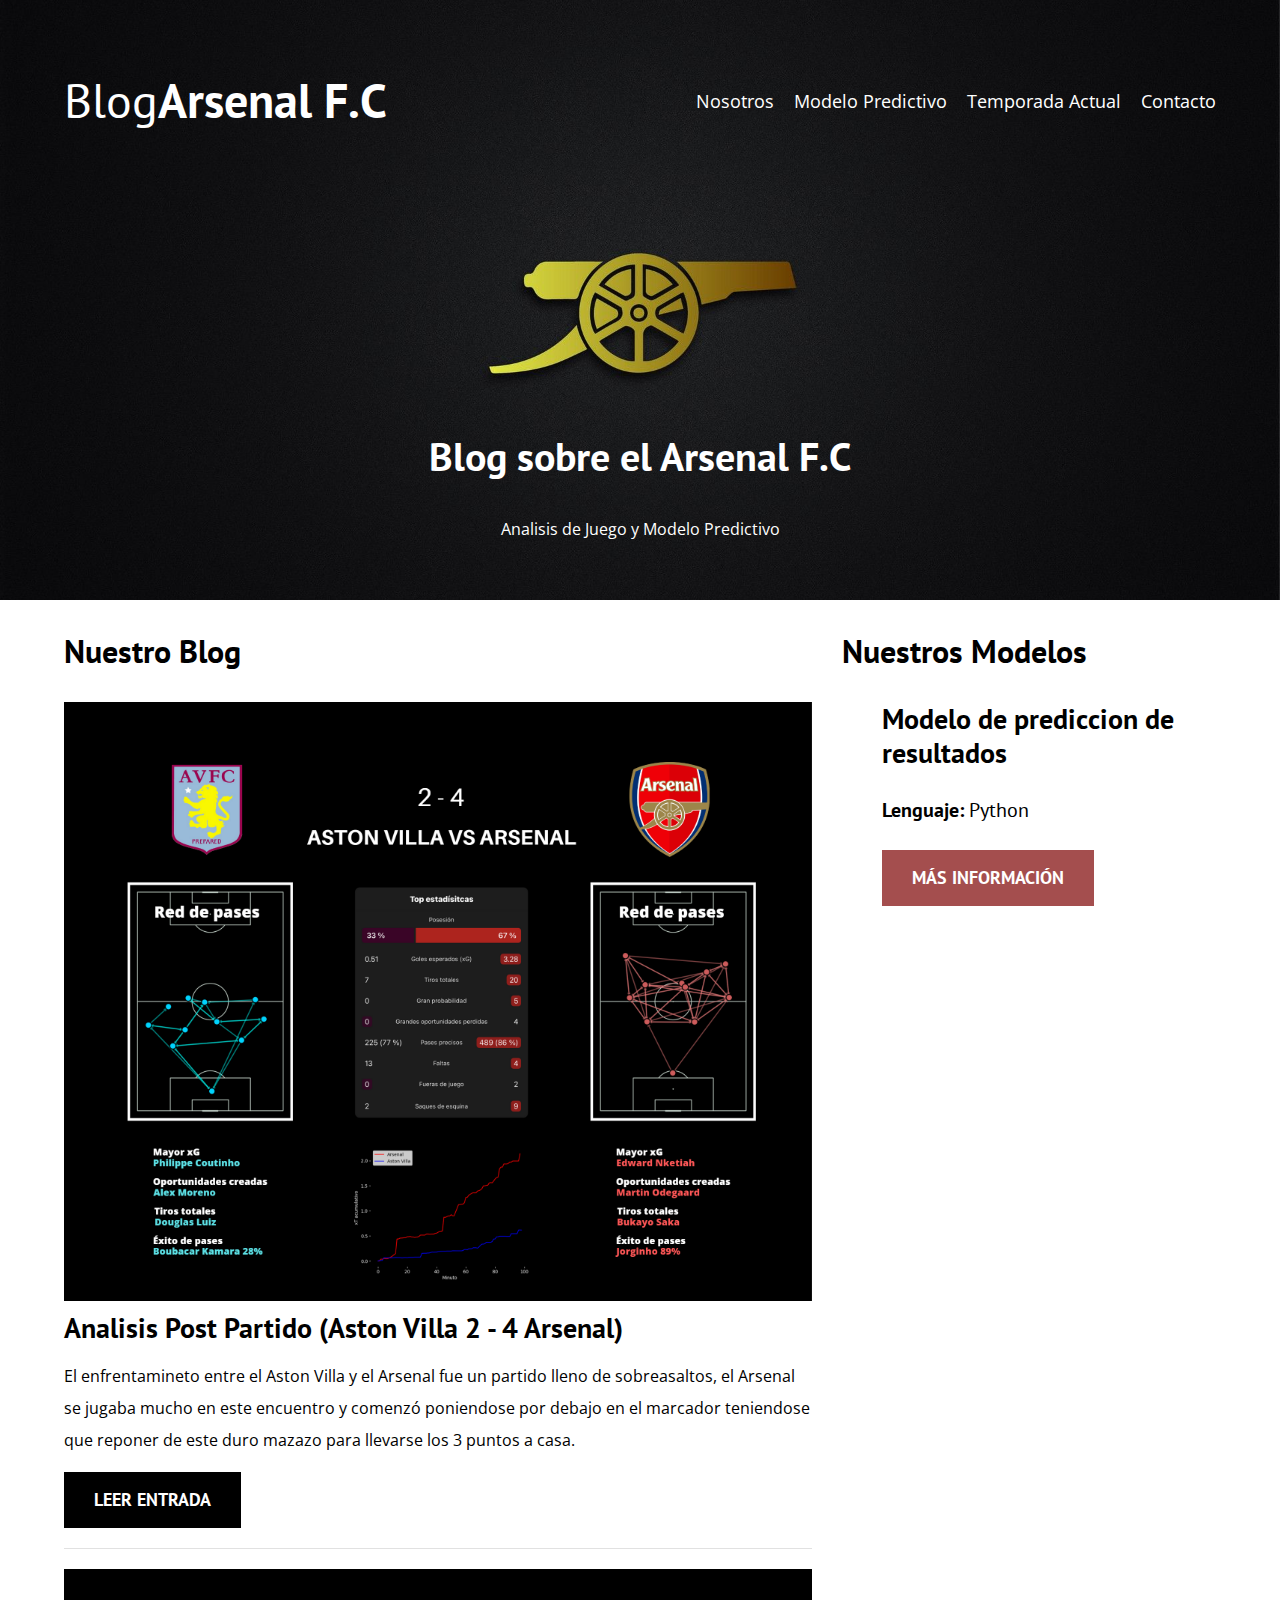
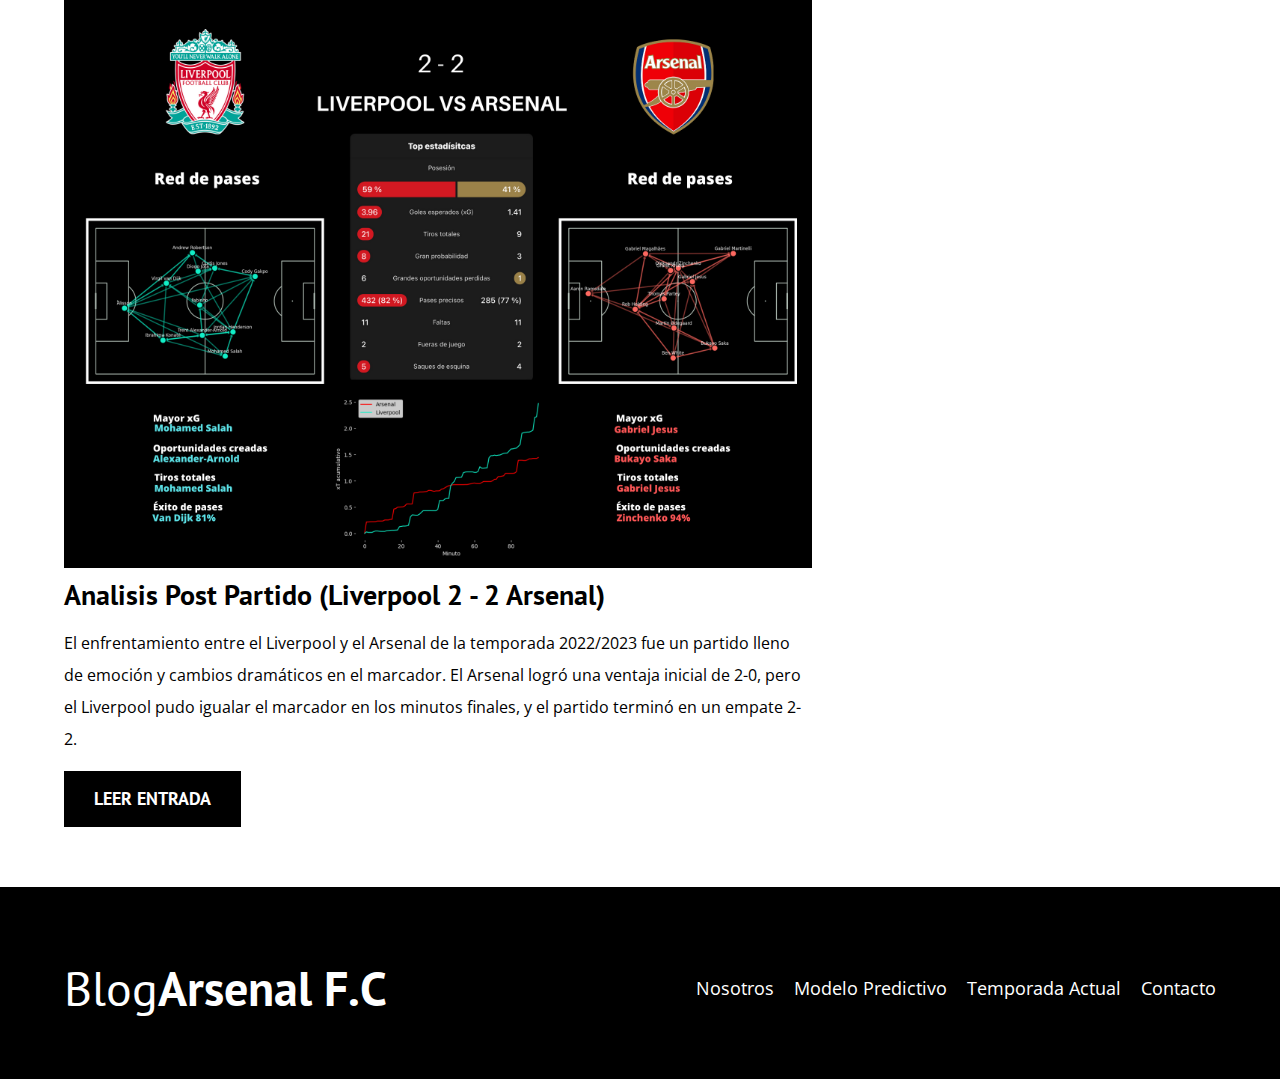
<file: index.html>
<!DOCTYPE html>
<html lang="en">
<head>
    <meta charset="UTF-8">
    <meta http-equiv="X-UA-Compatible" content="IE=edge">
    <meta name="viewport" content="width=device-width, initial-scale=1.0">
    <title>Arsenal F.C</title>
    <link rel="stylesheet" href="css/normalize.css">
    <link href="https://fonts.googleapis.com/css2?family=Open+Sans&family=PT+Sans:wght@400;700&family=Staatliches&display=swap" rel="stylesheet">
    <link rel="stylesheet" href="css/style.css">
</head>
<body>
    
    <header class="header">
        <div class="contenedor">
            <div class="barra">
                <a class="logo" href="index.html">
                    <h1 class="logo__nombre no-marging centrar-texto">Blog<span class="logo__bold">Arsenal F.C</span></h1>
                </a>

                <nav class="navegacion">
                    <a href="nosotros.html" class="navegacion__enlace">Nosotros</a>
                    <a href="modelo.html" class="navegacion__enlace">Modelo Predictivo</a>
                    <a href="temporada.html" class="navegacion__enlace">Temporada Actual</a>
                    <a href="contacto.html" class="navegacion__enlace">Contacto</a>
                </nav>
            </div>
        </div>
        <div class="header__texto">
            <h2 class="no-marging">Blog sobre el Arsenal F.C</h2>
            <p class="no-marging">Analisis de Juego y Modelo Predictivo</p>
        </div>
    </header>

    <div class="contenedor contenido-principal">
        <main class="blog">
            <h3>Nuestro Blog</h3>

            <article class="entrada">
                <div class="entrada__imagen">
                    <img src="img/Aston Villa 2 - 4 Arsenal.png" alt="imagen blog">
                </div>

                <div class="entrada__contenido">
                    <h4 class="no-margin">Analisis Post Partido (Aston Villa 2 - 4 Arsenal)</h4>
                    <p> El enfrentamineto entre el Aston Villa y el Arsenal fue un partido lleno de sobreasaltos, el Arsenal se jugaba mucho en este 
                        encuentro y comenzó poniendose por debajo en el marcador teniendose que reponer de este duro mazazo para llevarse los 3 puntos
                        a casa.
                    </p>
                    <a href="entrada.html" class="boton boton--primario">Leer Entrada</a>
                </div>
            </article>

            <article class="entrada">
                <div class="entrada__imagen">
                    <img src="img/Liverpool 2 - 2 Arsenal.png" alt="imagen blog">
                </div>

                <div class="entrada__contenido">
                    <h4 class="no-margin">Analisis Post Partido (Liverpool 2 - 2 Arsenal)</h4>
                    <p>El enfrentamiento entre el Liverpool y el Arsenal de la temporada 2022/2023 fue un partido lleno de emoción y cambios dramáticos 
                        en el marcador. El Arsenal logró una ventaja inicial de 2-0, pero el Liverpool pudo igualar el marcador en los minutos finales, 
                        y el partido terminó en un empate 2-2.
                    </p>
                    <a href="entrada2.html" class="boton boton--primario">Leer Entrada</a>
                </div>
            </article>
        </main>
        <aside class="sidebar">
            <h3>Nuestros Modelos</h3>

            <ul class="modelos no-padding">
                <li class="widget-modelo">
                    <h4 class="no-margin">Modelo de prediccion de resultados</h4>
                    <p class="widget-modelo__label">Lenguaje: 
                        <span class="widget-curso__lenguaje">Python</span>
                    </p>
                    <a href="modelo.html" class="boton boton--secundario">Más Información</a>
                </li>
            </ul>
        </aside>
    </div>

    <footer class="footer">
        <div class="contenedor">
            <div class="barra">
                <a class="logo" href="index.html">
                    <h1 class="logo__nombre no-marging centrar-texto">Blog<span class="logo__bold">Arsenal F.C</span></h1>
                </a>

                <nav class="navegacion">
                    <a href="nosotros.html" class="navegacion__enlace">Nosotros</a>
                    <a href="modelo.html" class="navegacion__enlace">Modelo Predictivo</a>
                    <a href="temporada.html" class="navegacion__enlace">Temporada Actual</a>
                    <a href="contacto.html" class="navegacion__enlace">Contacto</a>
                </nav>
            </div>
        </div>
    </footer>

</body>
</html>
</file>
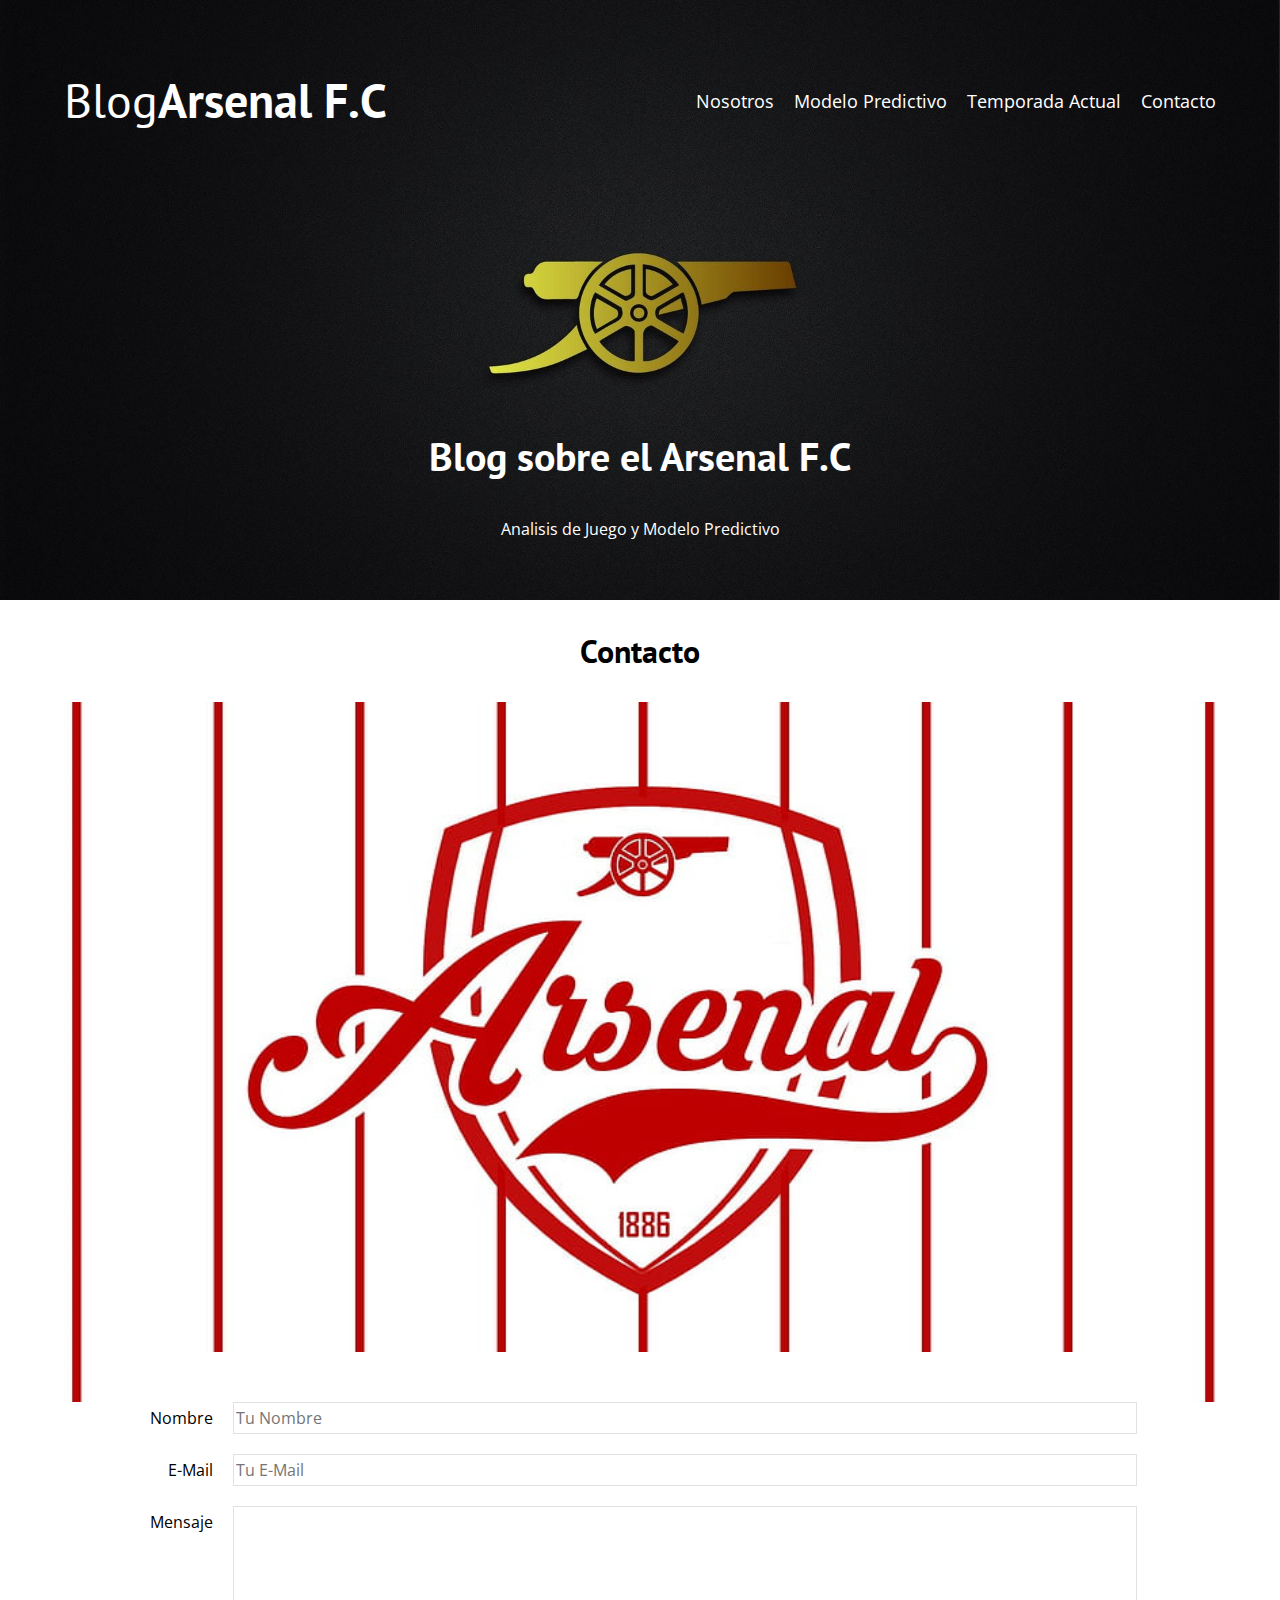
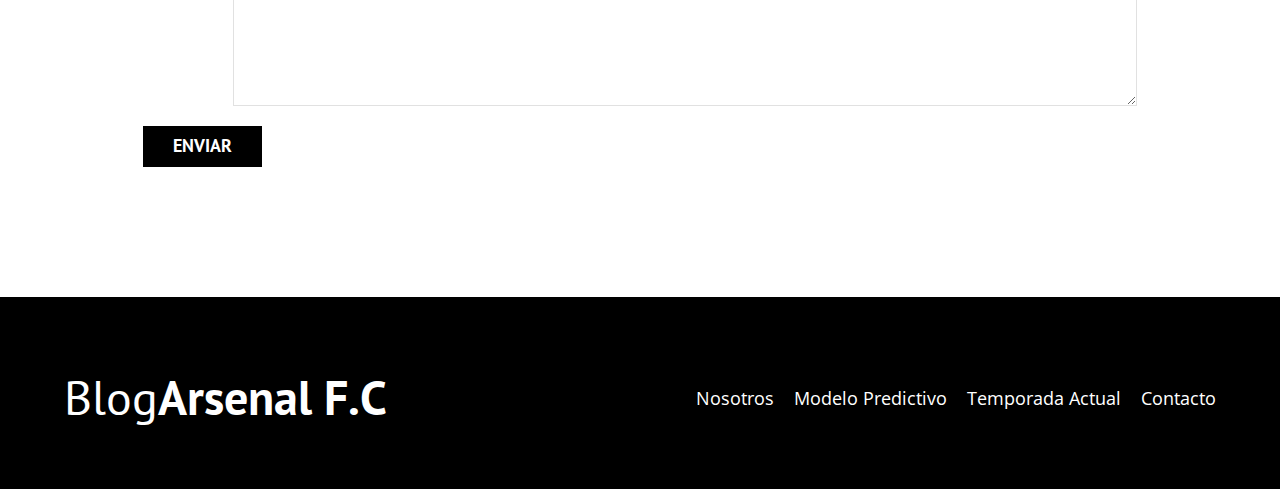
<file: contacto.html>
<!DOCTYPE html>
<html lang="en">
<head>
    <meta charset="UTF-8">
    <meta http-equiv="X-UA-Compatible" content="IE=edge">
    <meta name="viewport" content="width=device-width, initial-scale=1.0">
    <title>Arsenal F.C</title>
    <link rel="stylesheet" href="css/normalize.css">
    <link href="https://fonts.googleapis.com/css2?family=Open+Sans&family=PT+Sans:wght@400;700&family=Staatliches&display=swap" rel="stylesheet">
    <link rel="stylesheet" href="css/style.css">
</head>
<body>
    
    <header class="header">
        <div class="contenedor">
            <div class="barra">
                <a class="logo" href="index.html">
                    <h1 class="logo__nombre no-marging centrar-texto">Blog<span class="logo__bold">Arsenal F.C</span></h1>
                </a>

                <nav class="navegacion">
                    <a href="nosotros.html" class="navegacion__enlace">Nosotros</a>
                    <a href="modelo.html" class="navegacion__enlace">Modelo Predictivo</a>
                    <a href="temporada.html" class="navegacion__enlace">Temporada Actual</a>
                    <a href="contacto.html" class="navegacion__enlace">Contacto</a>
                </nav>
            </div>
        </div>
        <div class="header__texto">
            <h2 class="no-marging">Blog sobre el Arsenal F.C</h2>
            <p class="no-marging">Analisis de Juego y Modelo Predictivo</p>
        </div>
    </header>

    <main class="contenedor">
       <h3 class="centrar-texto">Contacto</h3>

       <div class="contacto-background"></div>

       <form class="formulario">
            <div class="campo">
                <label class="campo__label" for="nombre">Nombre</label>
                <input class="campo__field" type="text" placeholder="Tu Nombre" id="nombre">
            </div>
            <div class="campo">
                <label class="campo__label" for="email">E-Mail</label>
                <input class="campo__field" type="email" placeholder="Tu E-Mail" id="email">
            </div>
            <div class="campo">
                <label class="campo__label" for="mensaje">Mensaje</label>
                <textarea class="campo__field campo__field--textarea" id="menaje"></textarea>
            </div>

            <div class="campo">
                <input type="submit" value="enviar" class="boton boton--primario">
            </div>
       </form>
       
    </main>

    <footer class="footer">
        <div class="contenedor">
            <div class="barra">
                <a class="logo" href="index.html">
                    <h1 class="logo__nombre no-marging centrar-texto">Blog<span class="logo__bold">Arsenal F.C</span></h1>
                </a>

                <nav class="navegacion">
                    <a href="nosotros.html" class="navegacion__enlace">Nosotros</a>
                    <a href="modelo.html" class="navegacion__enlace">Modelo Predictivo</a>
                    <a href="temporada.html" class="navegacion__enlace">Temporada Actual</a>
                    <a href="contacto.html" class="navegacion__enlace">Contacto</a>
                </nav>
            </div>
        </div>
    </footer>

</body>
</html>
</file>
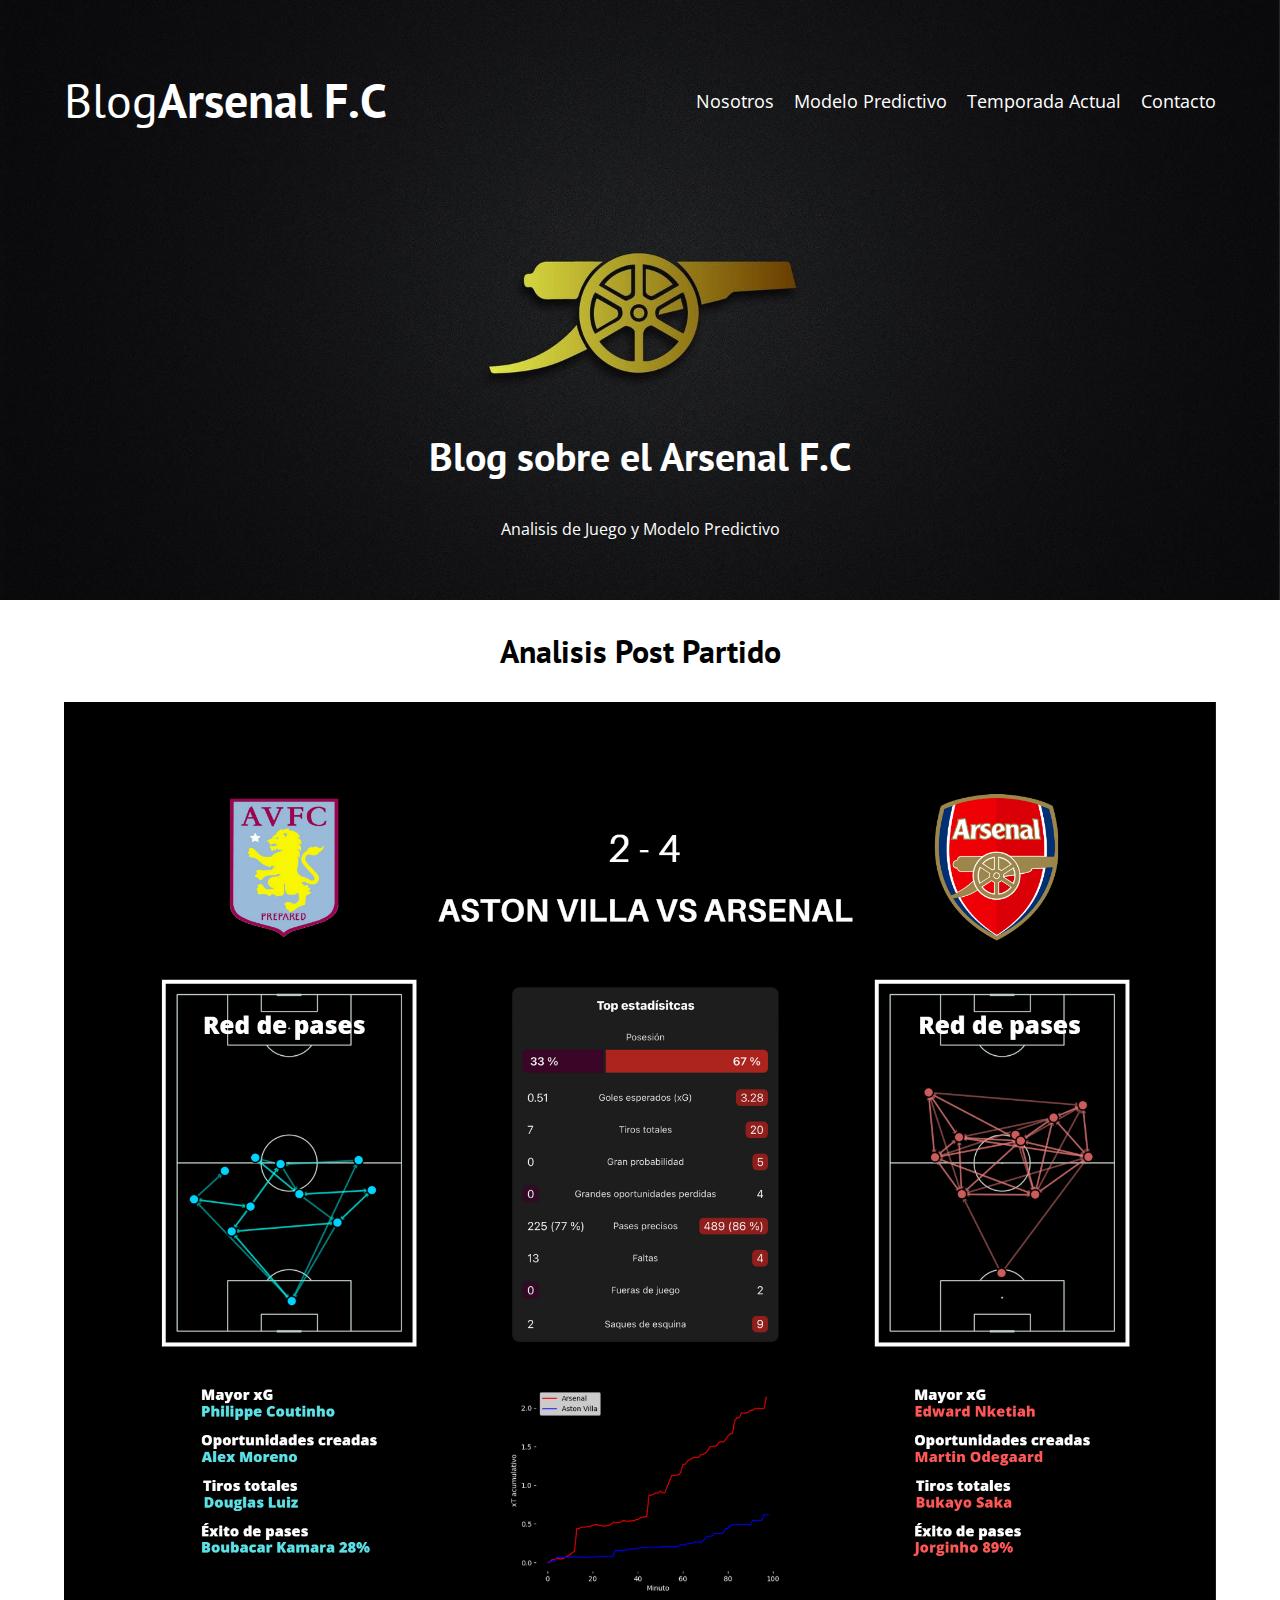
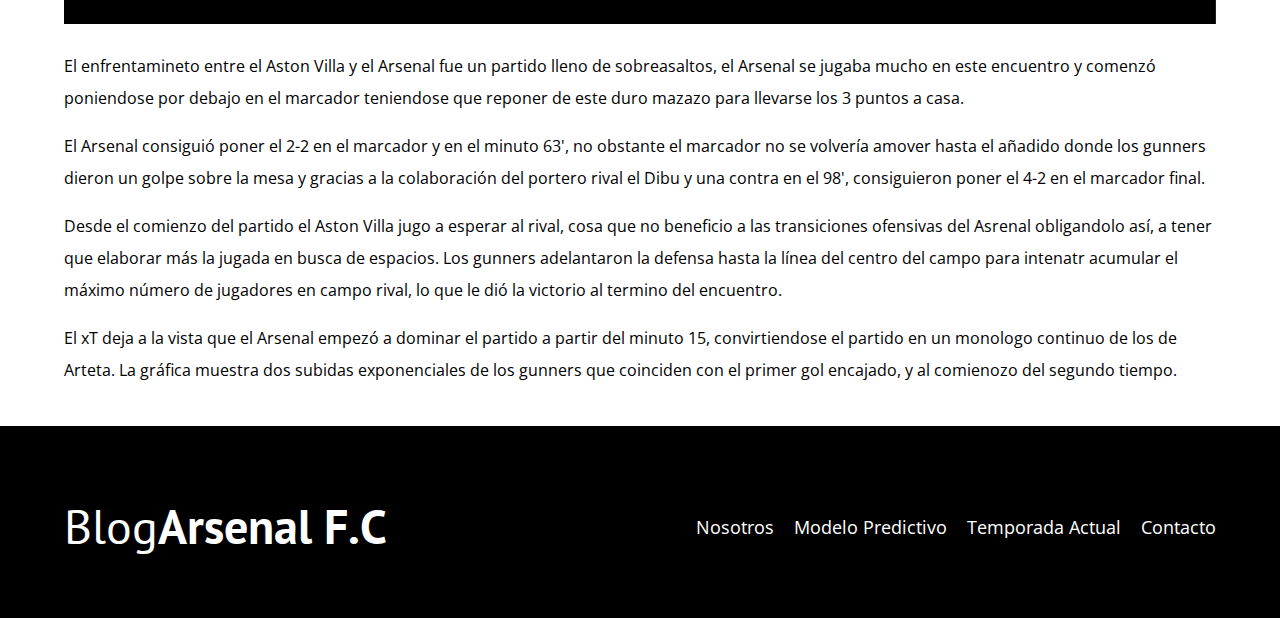
<file: entrada.html>
<!DOCTYPE html>
<html lang="en">
<head>
    <meta charset="UTF-8">
    <meta http-equiv="X-UA-Compatible" content="IE=edge">
    <meta name="viewport" content="width=device-width, initial-scale=1.0">
    <title>Arsenal F.C</title>
    <link rel="stylesheet" href="css/normalize.css">
    <link href="https://fonts.googleapis.com/css2?family=Open+Sans&family=PT+Sans:wght@400;700&family=Staatliches&display=swap" rel="stylesheet">
    <link rel="stylesheet" href="css/style.css">
</head>
<body>
    
    <header class="header">
        <div class="contenedor">
            <div class="barra">
                <a class="logo" href="index.html">
                    <h1 class="logo__nombre no-marging centrar-texto">Blog<span class="logo__bold">Arsenal F.C</span></h1>
                </a>

                <nav class="navegacion">
                    <a href="nosotros.html" class="navegacion__enlace">Nosotros</a>
                    <a href="modelo.html" class="navegacion__enlace">Modelo Predictivo</a>
                    <a href="temporada.html" class="navegacion__enlace">Temporada Actual</a>
                    <a href="contacto.html" class="navegacion__enlace">Contacto</a>
                </nav>
            </div>
        </div>
        <div class="header__texto">
            <h2 class="no-marging">Blog sobre el Arsenal F.C</h2>
            <p class="no-marging">Analisis de Juego y Modelo Predictivo</p>
        </div>
    </header>

    <main class="contenedor">
       <h3 class="centrar-texto">Analisis Post Partido</h3>

       <img src="img/Aston Villa 2 - 4 Arsenal.png" alt="imagen del blog">

       <p>
            El enfrentamineto entre el Aston Villa y el Arsenal fue un partido lleno de sobreasaltos, el Arsenal se jugaba mucho en este 
            encuentro y comenzó poniendose por debajo en el marcador teniendose que reponer de este duro mazazo para llevarse los 3 puntos
            a casa.
       </p>
       <p>
            El Arsenal consiguió poner el 2-2 en el marcador y en el minuto 63', no obstante el marcador no se volvería amover hasta el añadido
            donde los gunners dieron un golpe sobre la mesa y gracias a la colaboración del portero rival el Dibu y una contra en el 98', 
            consiguieron poner el 4-2 en el marcador final.
       </p>
       <p>
            Desde el comienzo del partido el Aston Villa jugo a esperar al rival, cosa que no beneficio a las transiciones ofensivas del Asrenal
            obligandolo así, a tener que elaborar más la jugada en busca de espacios. Los gunners adelantaron la defensa hasta la línea del centro 
            del campo para intenatr acumular el máximo número de jugadores en campo rival, lo que le dió la victorio al termino del encuentro.
       </p>
       <p>
            El xT deja a la vista que el Arsenal empezó a dominar el partido a partir del minuto 15, convirtiendose el partido en un monologo
            continuo de los de Arteta. La gráfica muestra dos subidas exponenciales de los gunners que coinciden con el primer gol encajado, y
            al comienozo del segundo tiempo.
       </p>
    
    </main>

    <footer class="footer">
        <div class="contenedor">
            <div class="barra">
                <a class="logo" href="index.html">
                    <h1 class="logo__nombre no-marging centrar-texto">Blog<span class="logo__bold">Arsenal F.C</span></h1>
                </a>

                <nav class="navegacion">
                    <a href="nosotros.html" class="navegacion__enlace">Nosotros</a>
                    <a href="modelo.html" class="navegacion__enlace">Modelo Predictivo</a>
                    <a href="temporada.html" class="navegacion__enlace">Temporada Actual</a>
                    <a href="contacto.html" class="navegacion__enlace">Contacto</a>
                </nav>
            </div>
        </div>
    </footer>

</body>
</html>
</file>
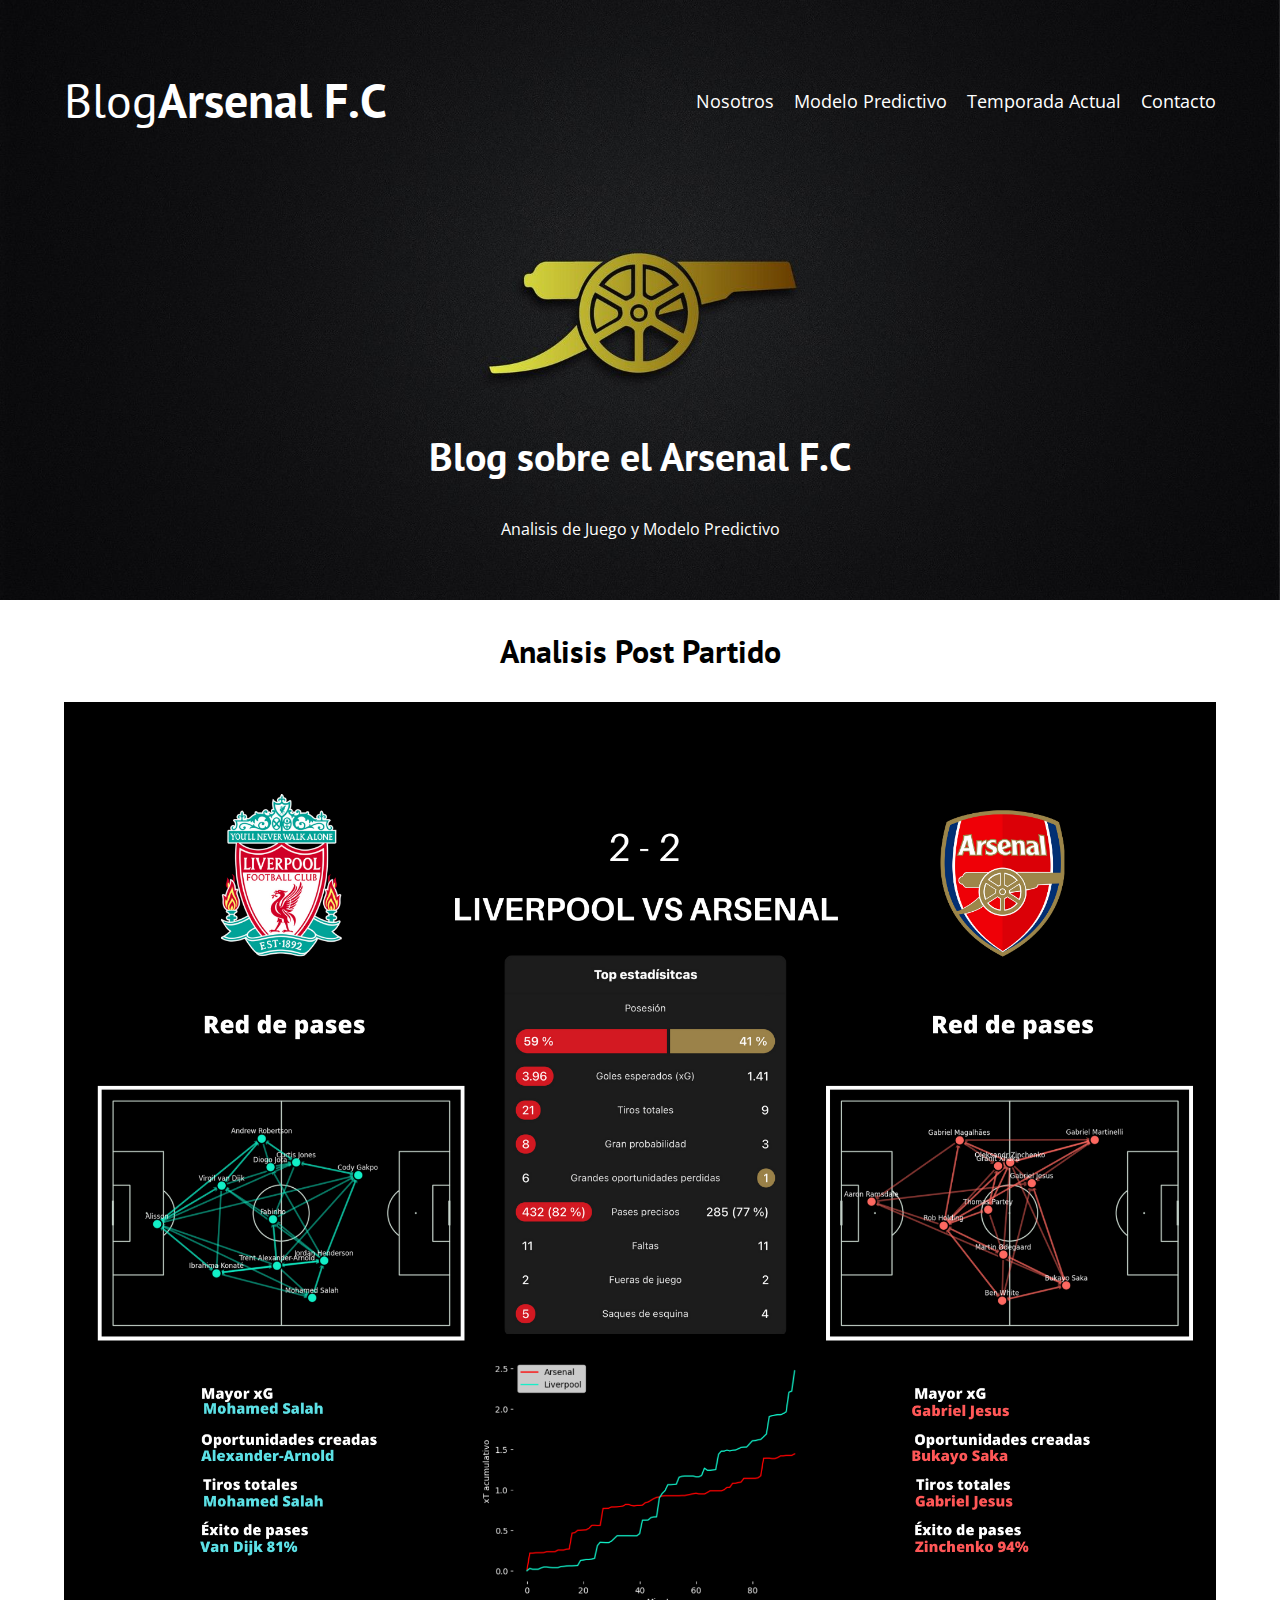
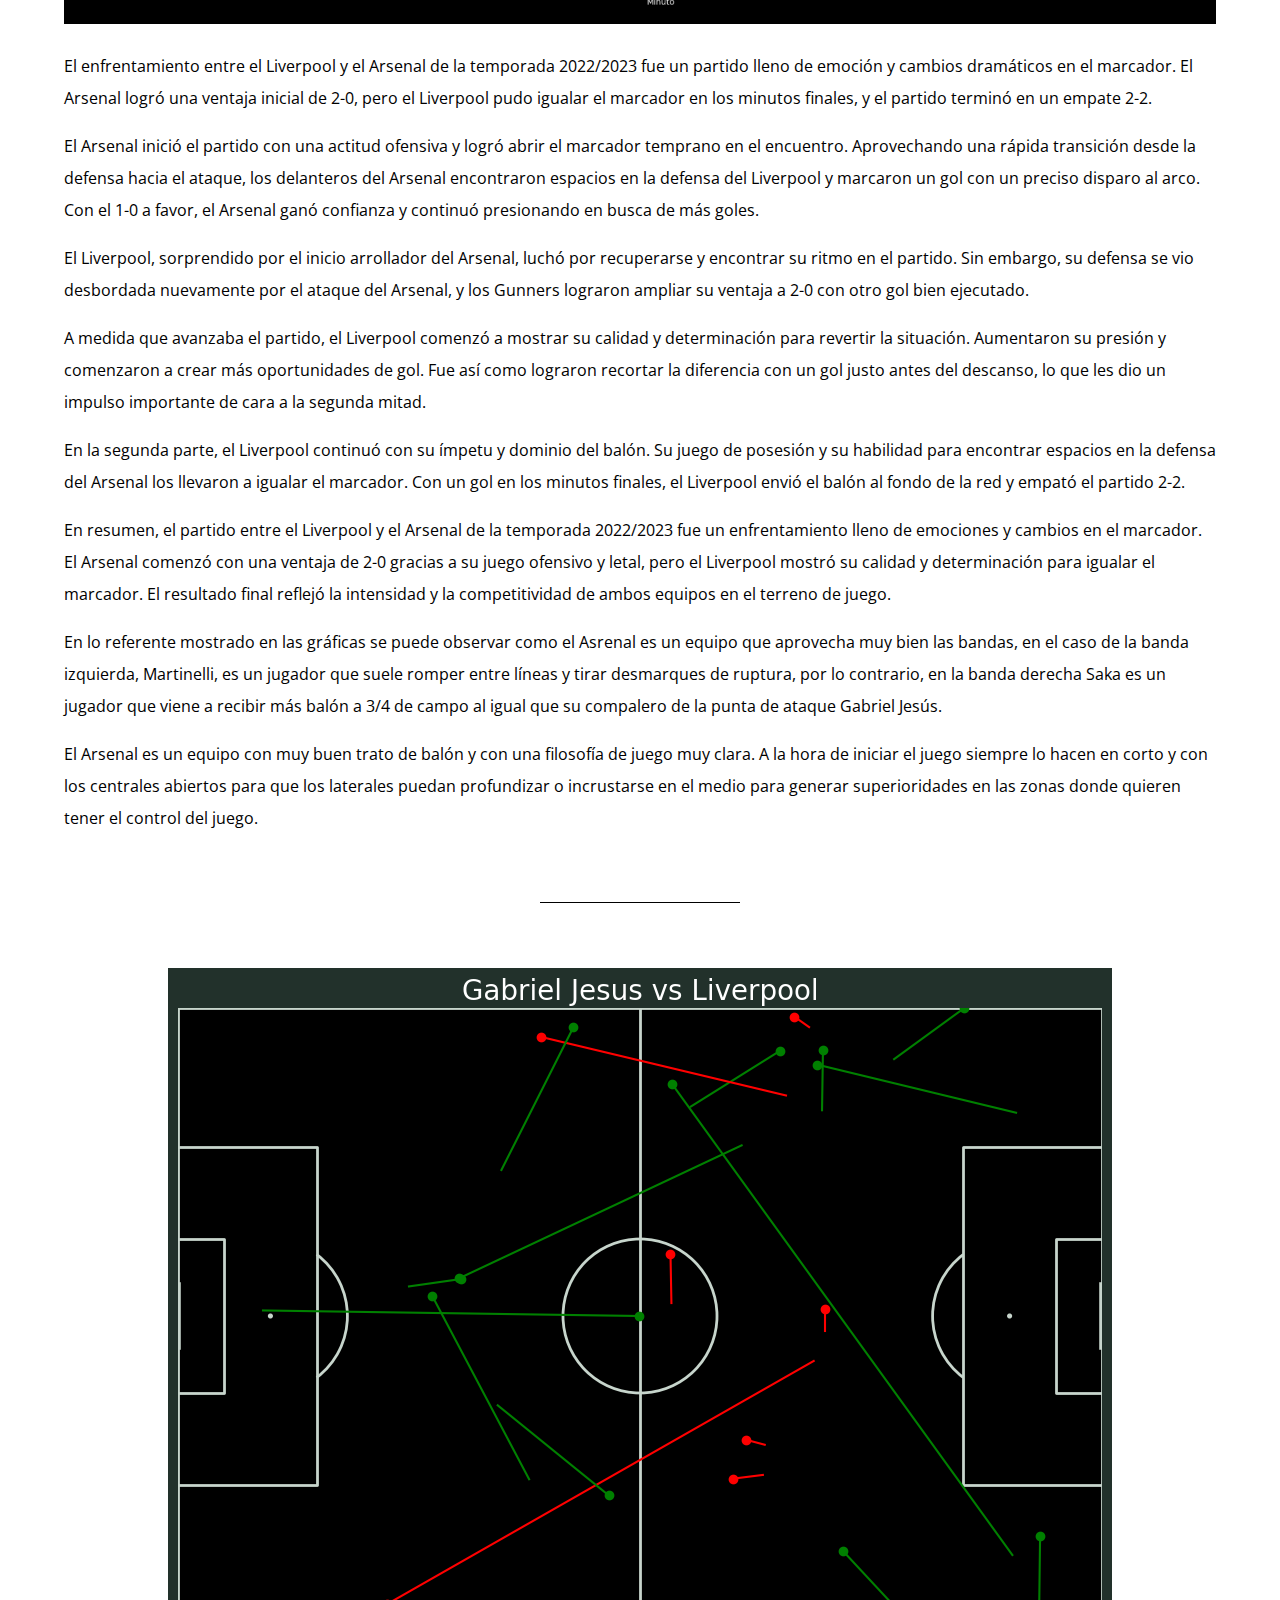
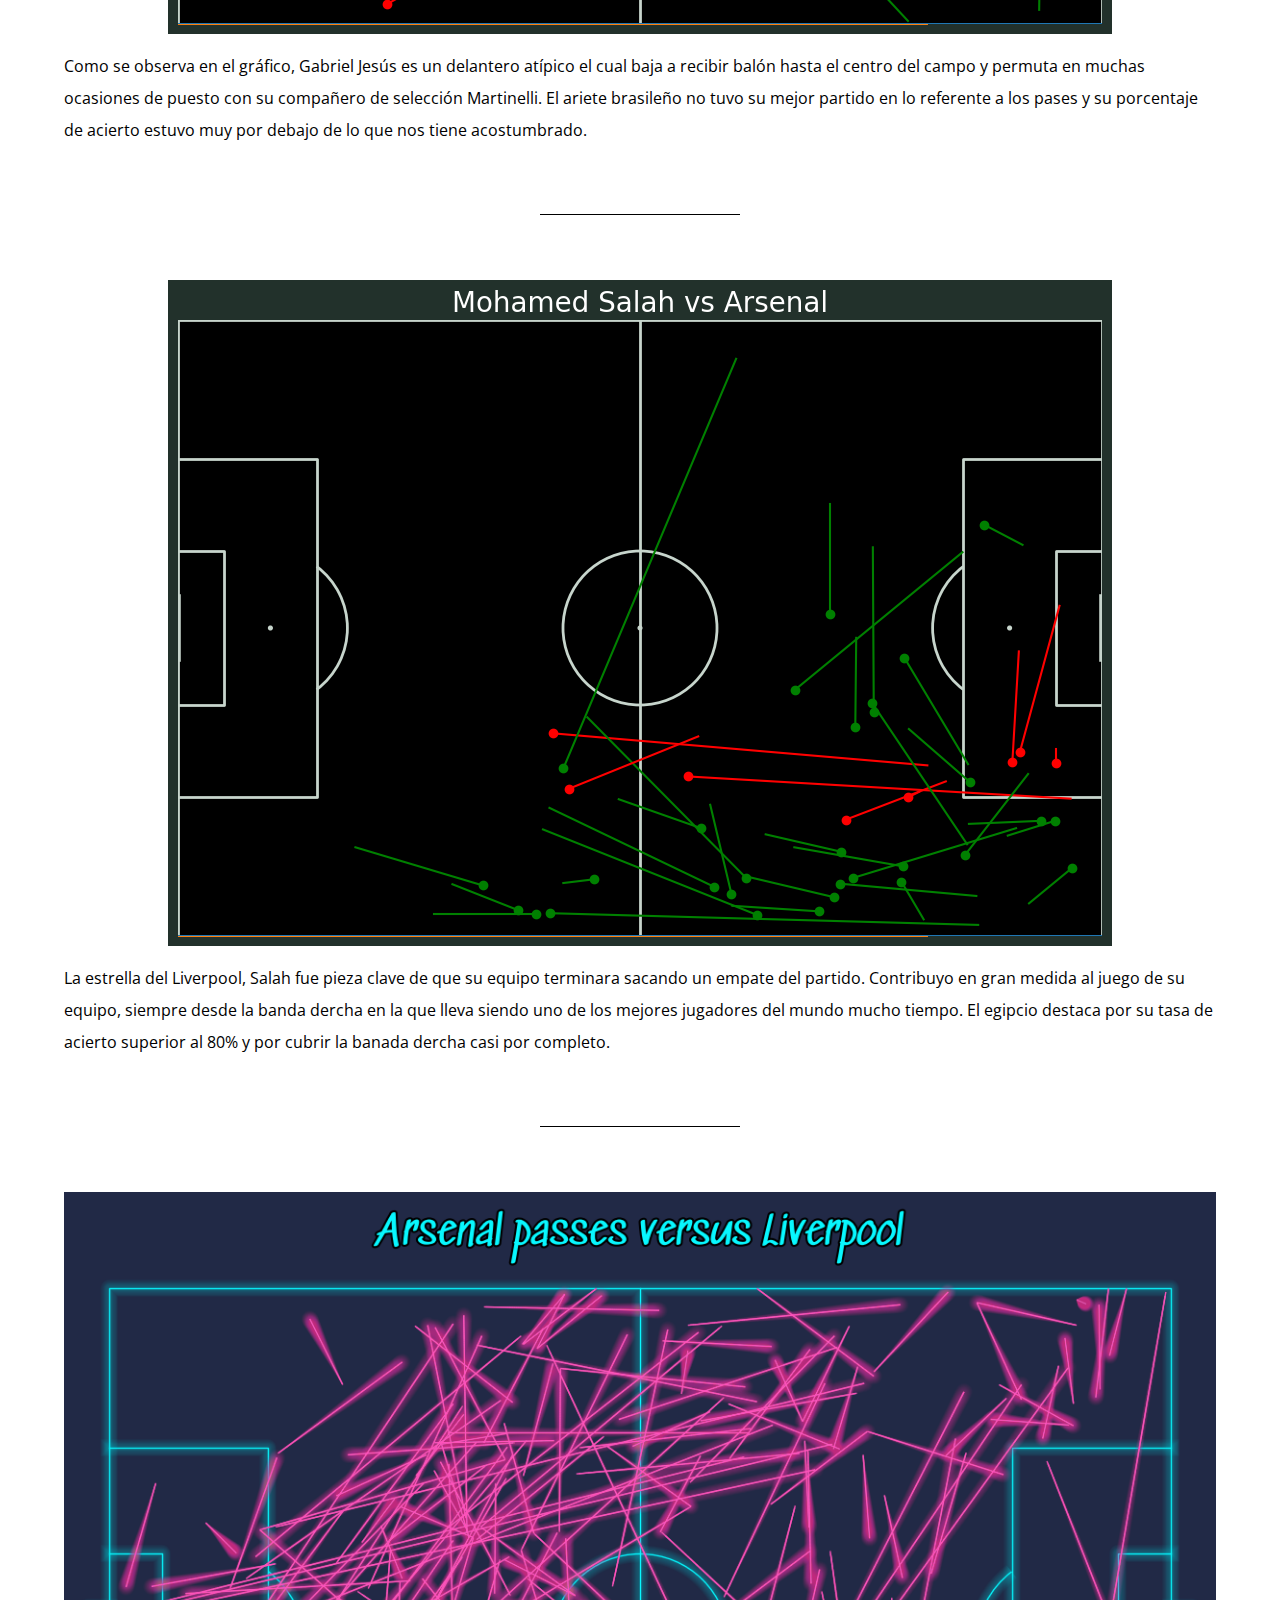
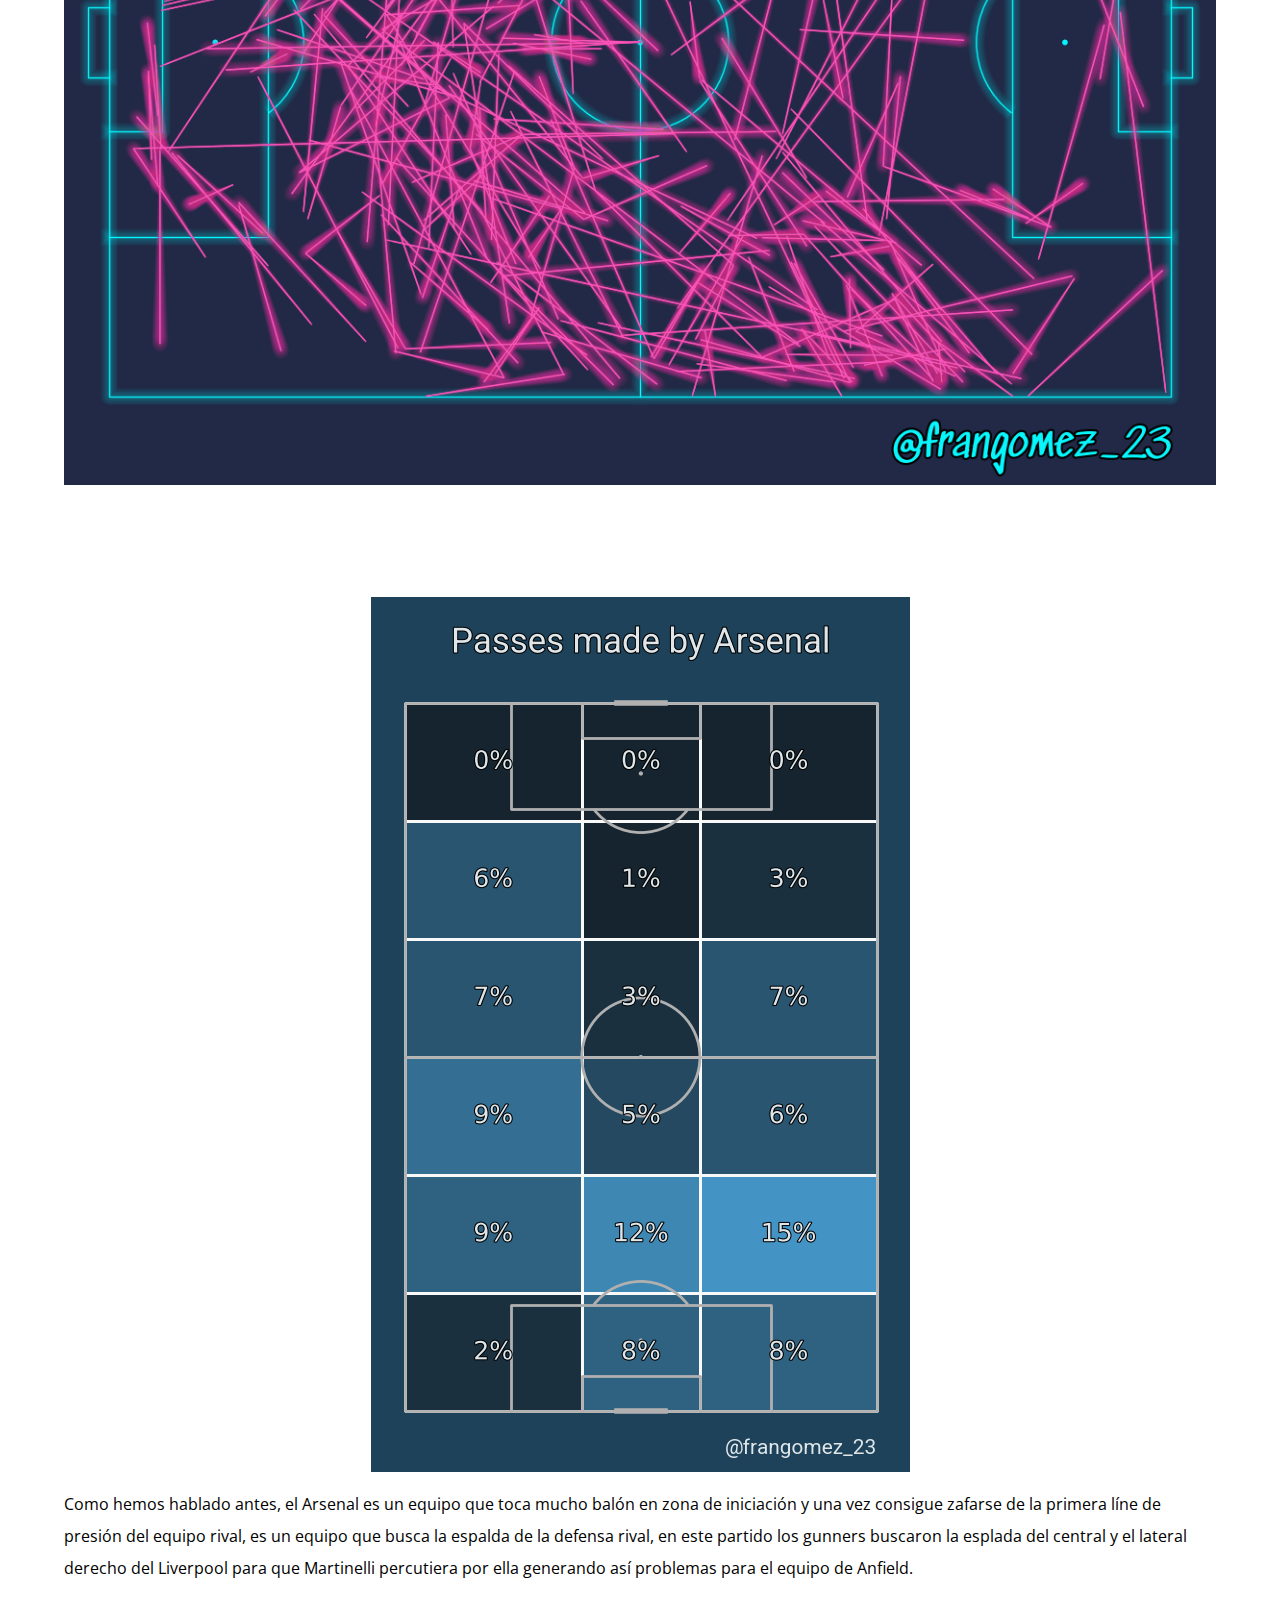
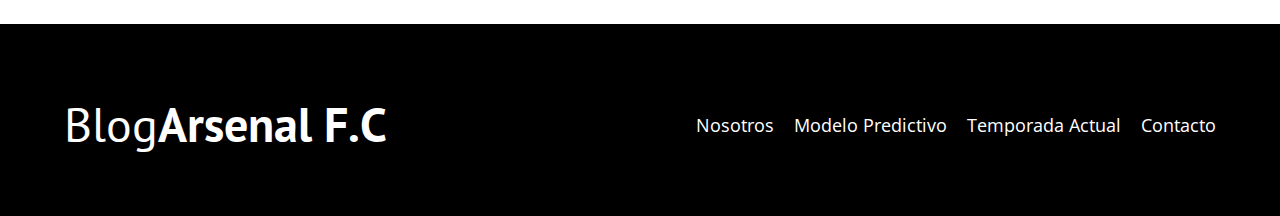
<file: entrada2.html>
<!DOCTYPE html>
<html lang="en">
<head>
    <meta charset="UTF-8">
    <meta http-equiv="X-UA-Compatible" content="IE=edge">
    <meta name="viewport" content="width=device-width, initial-scale=1.0">
    <title>Arsenal F.C</title>
    <link rel="stylesheet" href="css/normalize.css">
    <link href="https://fonts.googleapis.com/css2?family=Open+Sans&family=PT+Sans:wght@400;700&family=Staatliches&display=swap" rel="stylesheet">
    <link rel="stylesheet" href="css/style.css">
</head>
<body>
    
    <header class="header">
        <div class="contenedor">
            <div class="barra">
                <a class="logo" href="index.html">
                    <h1 class="logo__nombre no-marging centrar-texto">Blog<span class="logo__bold">Arsenal F.C</span></h1>
                </a>

                <nav class="navegacion">
                    <a href="nosotros.html" class="navegacion__enlace">Nosotros</a>
                    <a href="modelo.html" class="navegacion__enlace">Modelo Predictivo</a>
                    <a href="temporada.html" class="navegacion__enlace">Temporada Actual</a>
                    <a href="contacto.html" class="navegacion__enlace">Contacto</a>
                </nav>
            </div>
        </div>
        <div class="header__texto">
            <h2 class="no-marging">Blog sobre el Arsenal F.C</h2>
            <p class="no-marging">Analisis de Juego y Modelo Predictivo</p>
        </div>
    </header>

    <main class="contenedor">
       <h3 class="centrar-texto">Analisis Post Partido</h3>

       <img src="img/Liverpool 2 - 2 Arsenal.png" alt="imagen del blog">

       <p>
            El enfrentamiento entre el Liverpool y el Arsenal de la temporada 2022/2023 fue un partido lleno de emoción y cambios dramáticos 
            en el marcador. El Arsenal logró una ventaja inicial de 2-0, pero el Liverpool pudo igualar el marcador en los minutos finales, 
            y el partido terminó en un empate 2-2.
        </p>
        <p>
            El Arsenal inició el partido con una actitud ofensiva y logró abrir el marcador temprano en el encuentro. Aprovechando una 
            rápida transición desde la defensa hacia el ataque, los delanteros del Arsenal encontraron espacios en la defensa del Liverpool 
            y marcaron un gol con un preciso disparo al arco. Con el 1-0 a favor, el Arsenal ganó confianza y continuó presionando en busca 
            de más goles.
        </p>
        <p>
            El Liverpool, sorprendido por el inicio arrollador del Arsenal, luchó por recuperarse y encontrar su ritmo en el partido. Sin 
            embargo, su defensa se vio desbordada nuevamente por el ataque del Arsenal, y los Gunners lograron ampliar su ventaja a 2-0 con 
            otro gol bien ejecutado.
        </p>
        <p>
            A medida que avanzaba el partido, el Liverpool comenzó a mostrar su calidad y determinación para revertir la situación. 
            Aumentaron su presión y comenzaron a crear más oportunidades de gol. Fue así como lograron recortar la diferencia con un 
            gol justo antes del descanso, lo que les dio un impulso importante de cara a la segunda mitad.
        </p>
        <p>
            En la segunda parte, el Liverpool continuó con su ímpetu y dominio del balón. Su juego de posesión y su habilidad para 
            encontrar espacios en la defensa del Arsenal los llevaron a igualar el marcador. Con un gol en los minutos finales, el Liverpool 
            envió el balón al fondo de la red y empató el partido 2-2.
        </p>
        <p>
            En resumen, el partido entre el Liverpool y el Arsenal de la temporada 2022/2023 fue un enfrentamiento lleno de emociones y 
            cambios en el marcador. El Arsenal comenzó con una ventaja de 2-0 gracias a su juego ofensivo y letal, pero el Liverpool 
            mostró su calidad y determinación para igualar el marcador. El resultado final reflejó la intensidad y la competitividad de 
            ambos equipos en el terreno de juego.
        </p>
        <p>
            En lo referente mostrado en las gráficas se puede observar como el Asrenal es un equipo que aprovecha muy bien las bandas, en el
            caso de la banda izquierda, Martinelli, es un jugador que suele romper entre líneas y tirar desmarques de ruptura, por lo contrario, 
            en la banda derecha Saka es un jugador que viene a recibir más balón a 3/4 de campo al igual que su compalero de la punta de ataque 
            Gabriel Jesús.
        </p>
        <p>
            El Arsenal es un equipo con muy buen trato de balón y con una filosofía de juego muy clara. A la hora de iniciar el juego siempre
            lo hacen en corto y con los centrales abiertos para que los laterales puedan profundizar o incrustarse en el medio para generar 
            superioridades en las zonas donde quieren tener el control del juego.
        </p>

        <p><br/></p>

        <div class="linea"></div>

        <p><br/></p>


        <img src="img/GabrielJesusVsLiverpoolPassMap.png" alt="imagen del blog" style="display: block; margin: 0 auto;">

        <p>
            Como se observa en el gráfico, Gabriel Jesús es un delantero atípico el cual baja a recibir balón hasta el centro del campo y 
            permuta en muchas ocasiones de puesto con su compañero de selección Martinelli. El ariete brasileño no tuvo su mejor partido 
            en lo referente a los pases y su porcentaje de acierto estuvo muy por debajo de lo que nos tiene acostumbrado.
        </p>

        <p><br/></p>

        <div class="linea"></div>

        <p><br/></p>

        <img src="img/SalahVsArsenallPassMap.png" alt="imagen del blog" style="display: block; margin: 0 auto;">

        <p>
            La estrella del Liverpool, Salah fue pieza clave de  que su equipo terminara sacando un empate del partido. Contribuyo en gran 
            medida al juego de su equipo, siempre desde la banda dercha en la que lleva siendo uno de los mejores jugadores del mundo mucho
            tiempo. El egipcio destaca por su tasa de acierto superior al 80% y por cubrir la banada dercha casi por completo.
        </p>

        <p><br/></p>

        <div class="linea"></div>

        <p><br/></p>

        <img src="img/fullPassMapArsenal-Liverpool.png" alt="imagen del blog" style="display: block; margin: 0 auto;">

        <p><br/></p>

        <p><br/></p>

        <img src="img/passesMadeByArsenal.png" alt="imagen del blog" style="display: block; margin: 0 auto;">

        <p>
            Como hemos hablado antes, el Arsenal es un equipo que toca mucho balón en zona de iniciación y una vez consigue zafarse de la 
            primera líne de presión del equipo rival, es un equipo que busca la espalda de la defensa rival, en este partido los gunners 
            buscaron la esplada del central y el lateral derecho del Liverpool para que Martinelli percutiera por ella generando así 
            problemas para el equipo de Anfield.
        </p>

    </main>

    <footer class="footer">
        <div class="contenedor">
            <div class="barra">
                <a class="logo" href="index.html">
                    <h1 class="logo__nombre no-marging centrar-texto">Blog<span class="logo__bold">Arsenal F.C</span></h1>
                </a>

                <nav class="navegacion">
                    <a href="nosotros.html" class="navegacion__enlace">Nosotros</a>
                    <a href="modelo.html" class="navegacion__enlace">Modelo Predictivo</a>
                    <a href="temporada.html" class="navegacion__enlace">Temporada Actual</a>
                    <a href="contacto.html" class="navegacion__enlace">Contacto</a>
                </nav>
            </div>
        </div>
    </footer>

</body>
</html>
</file>
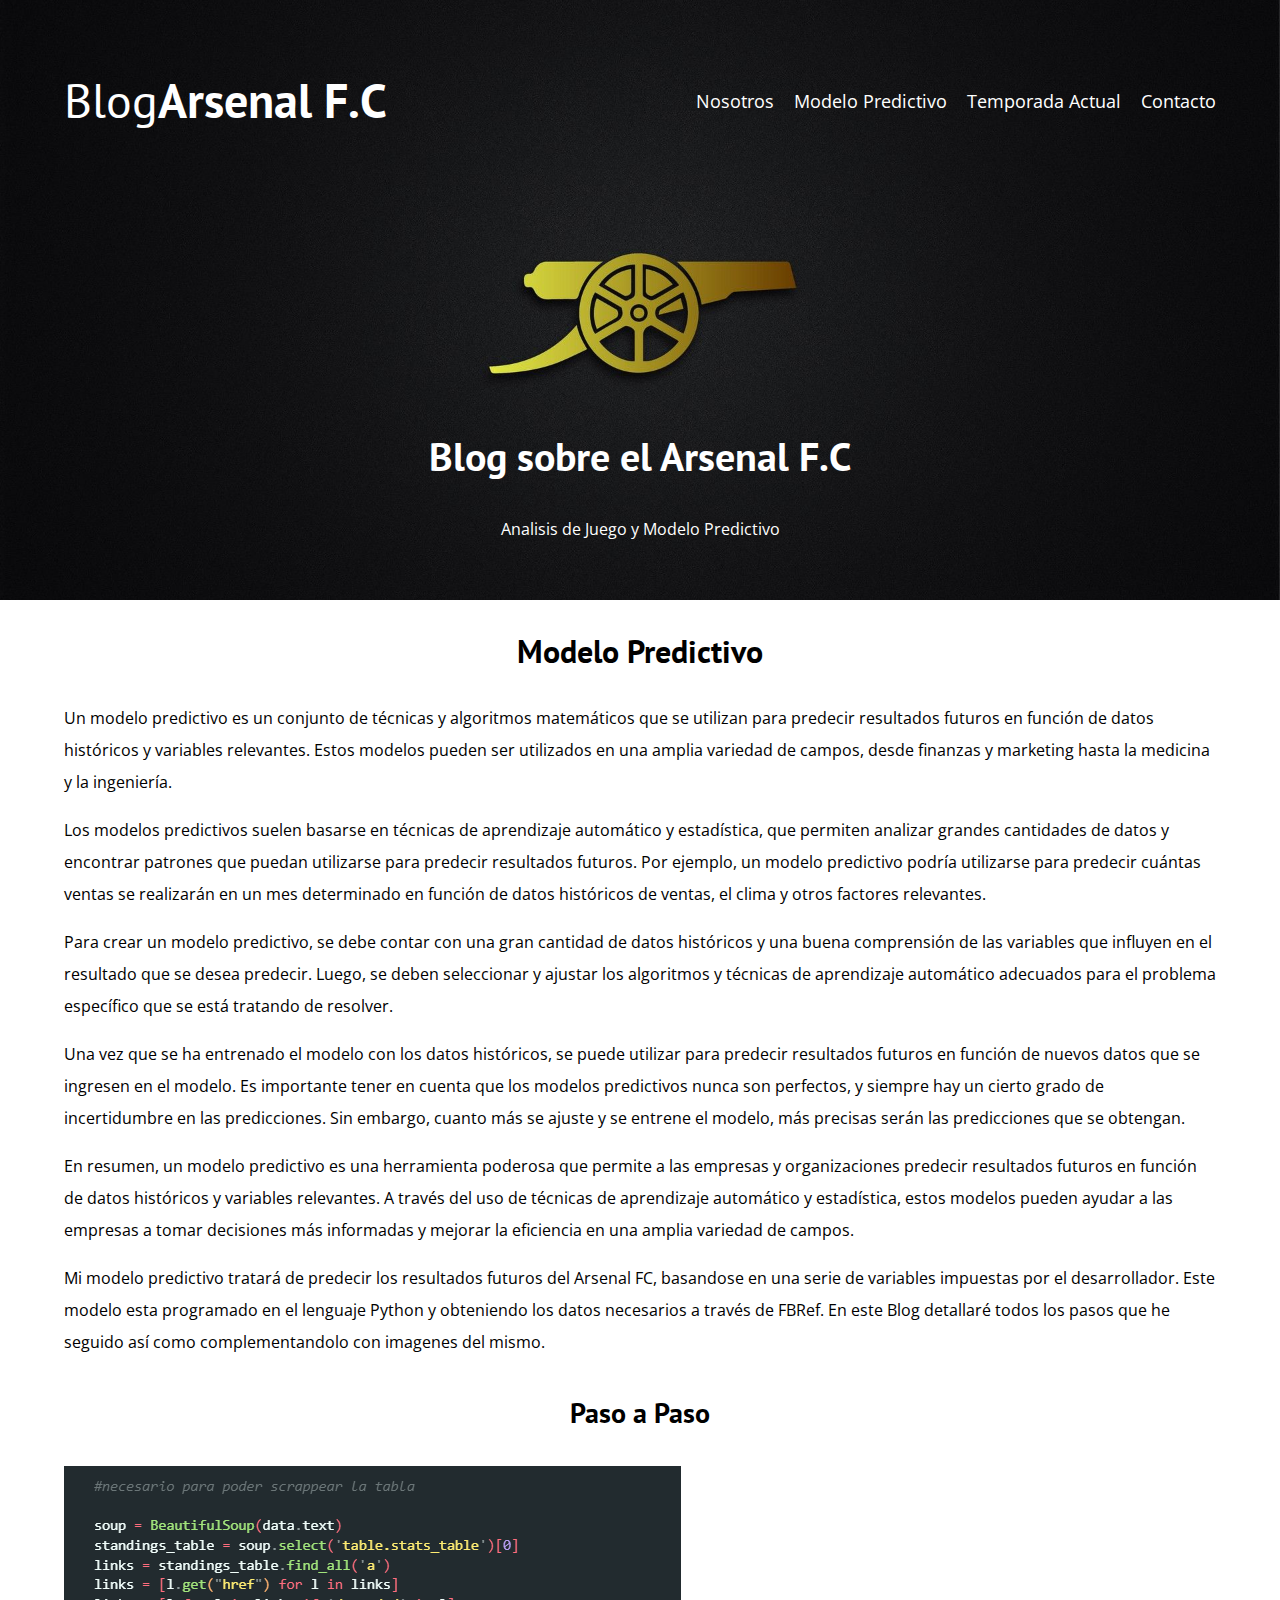
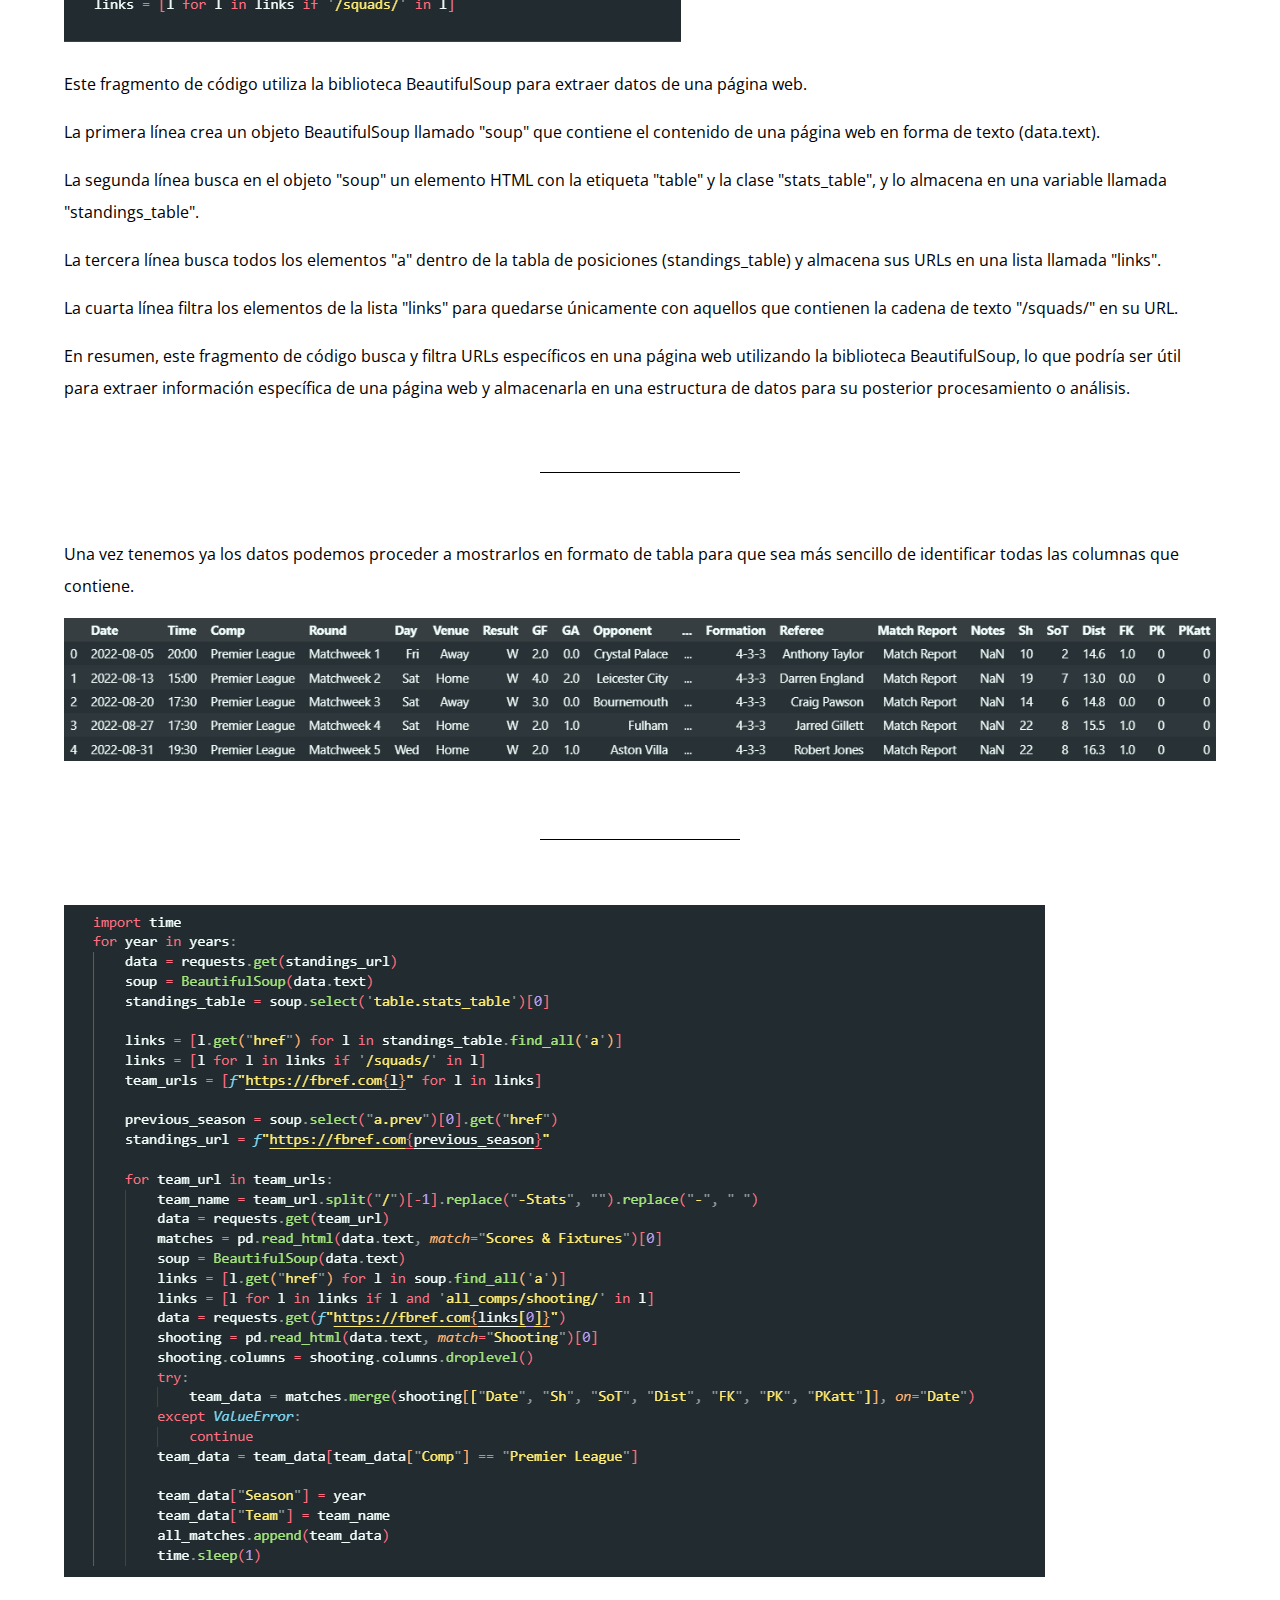
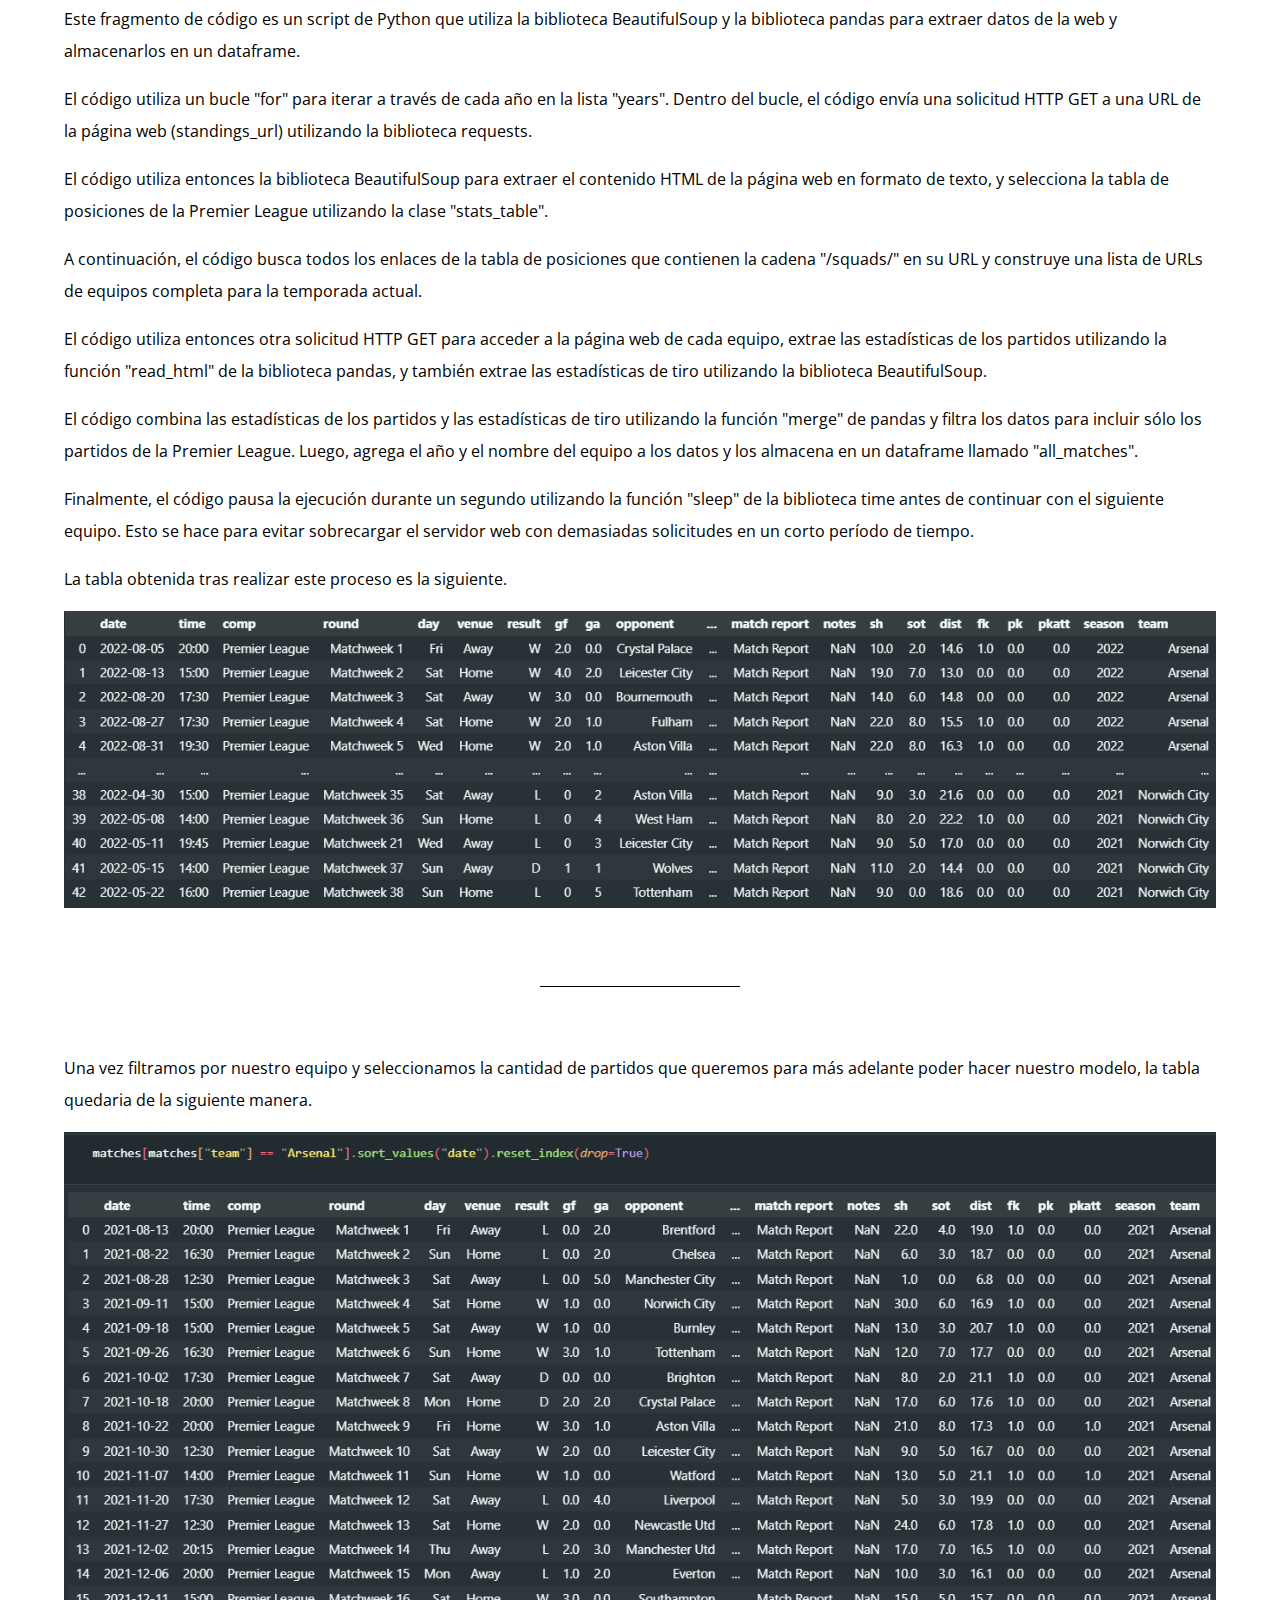
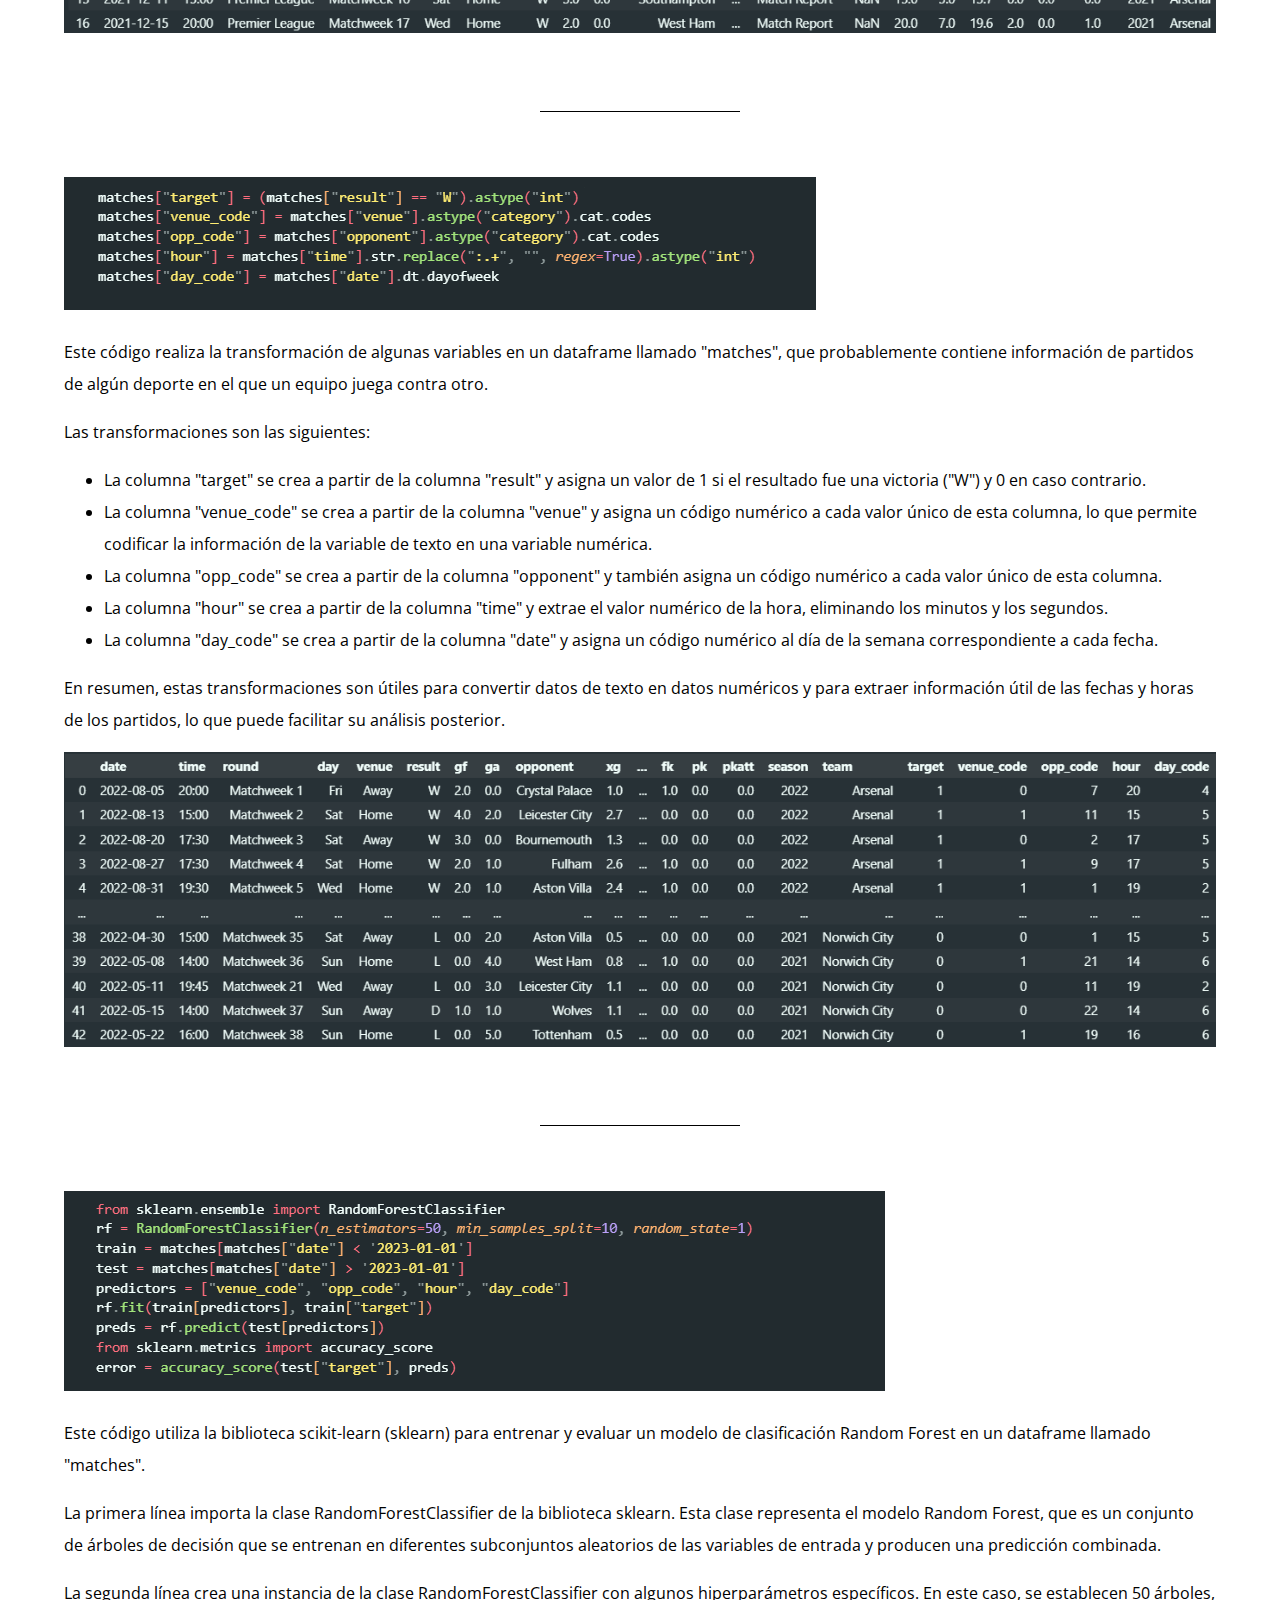
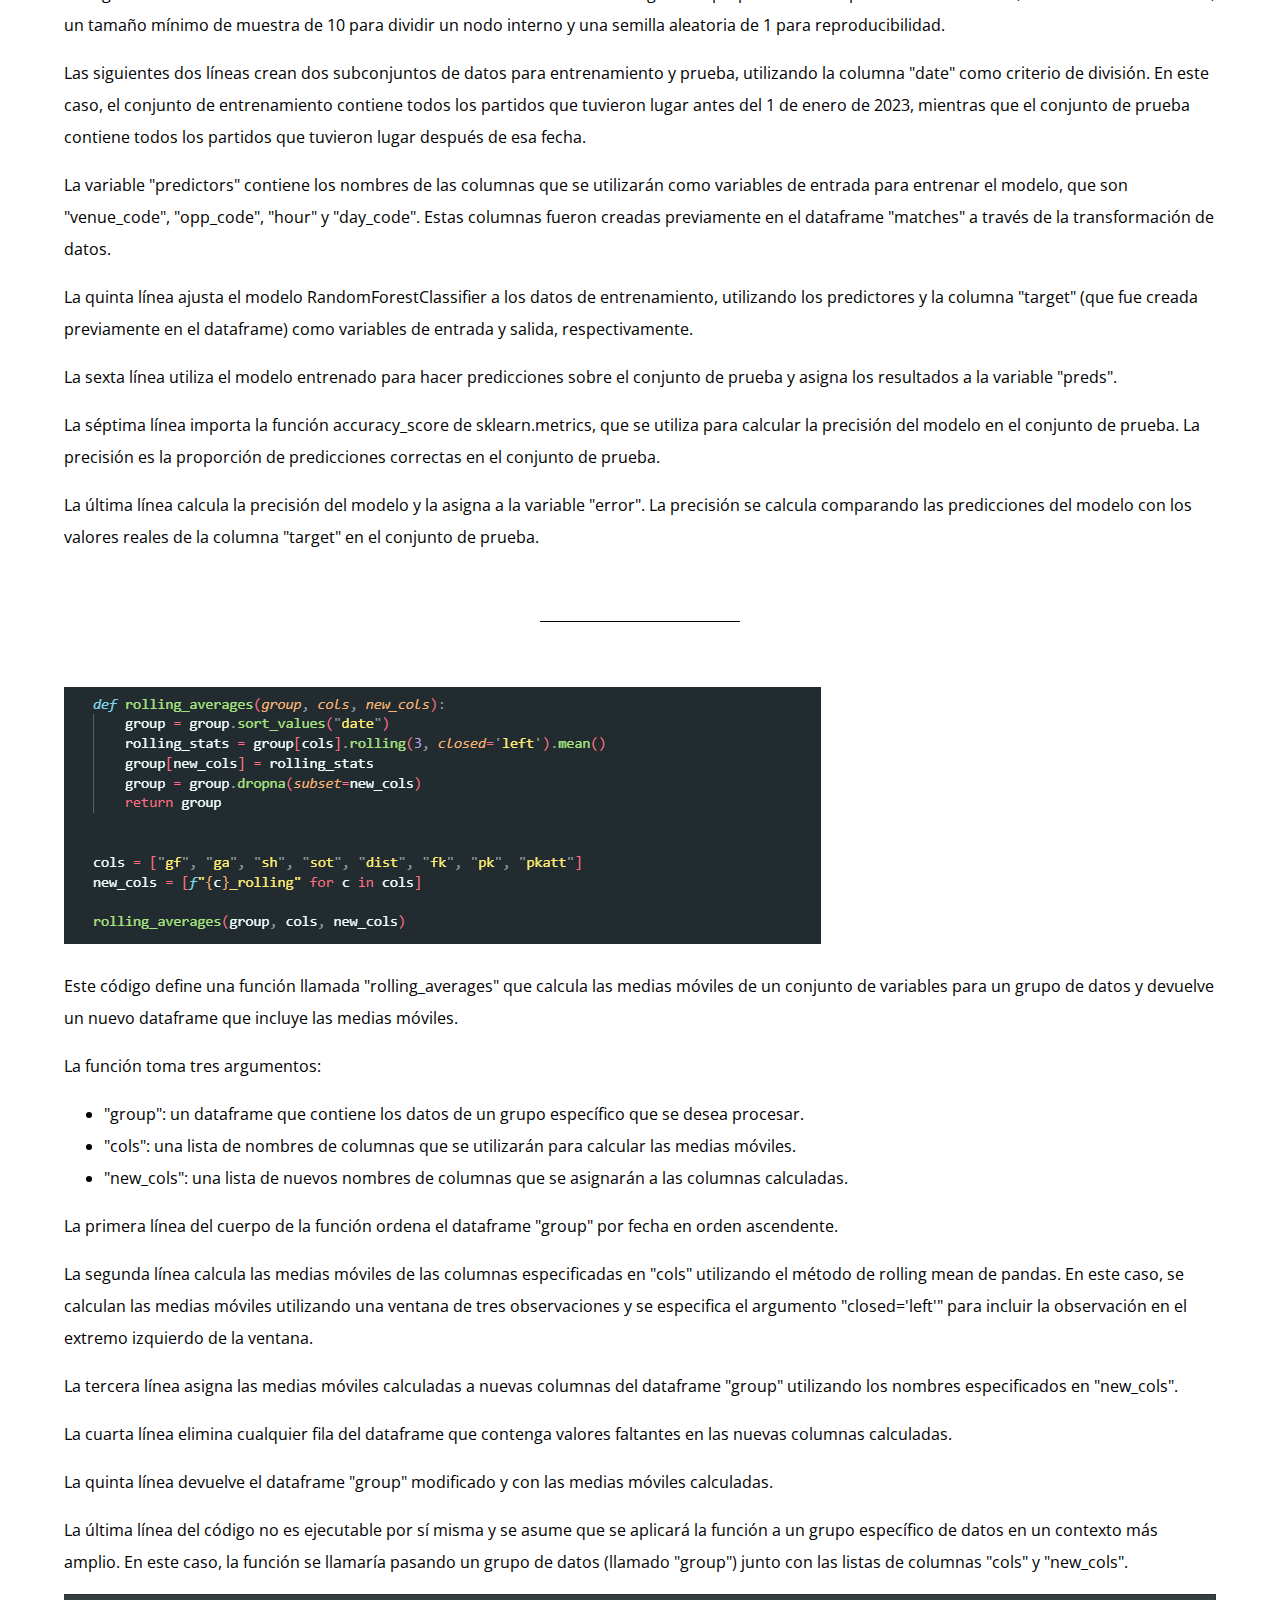
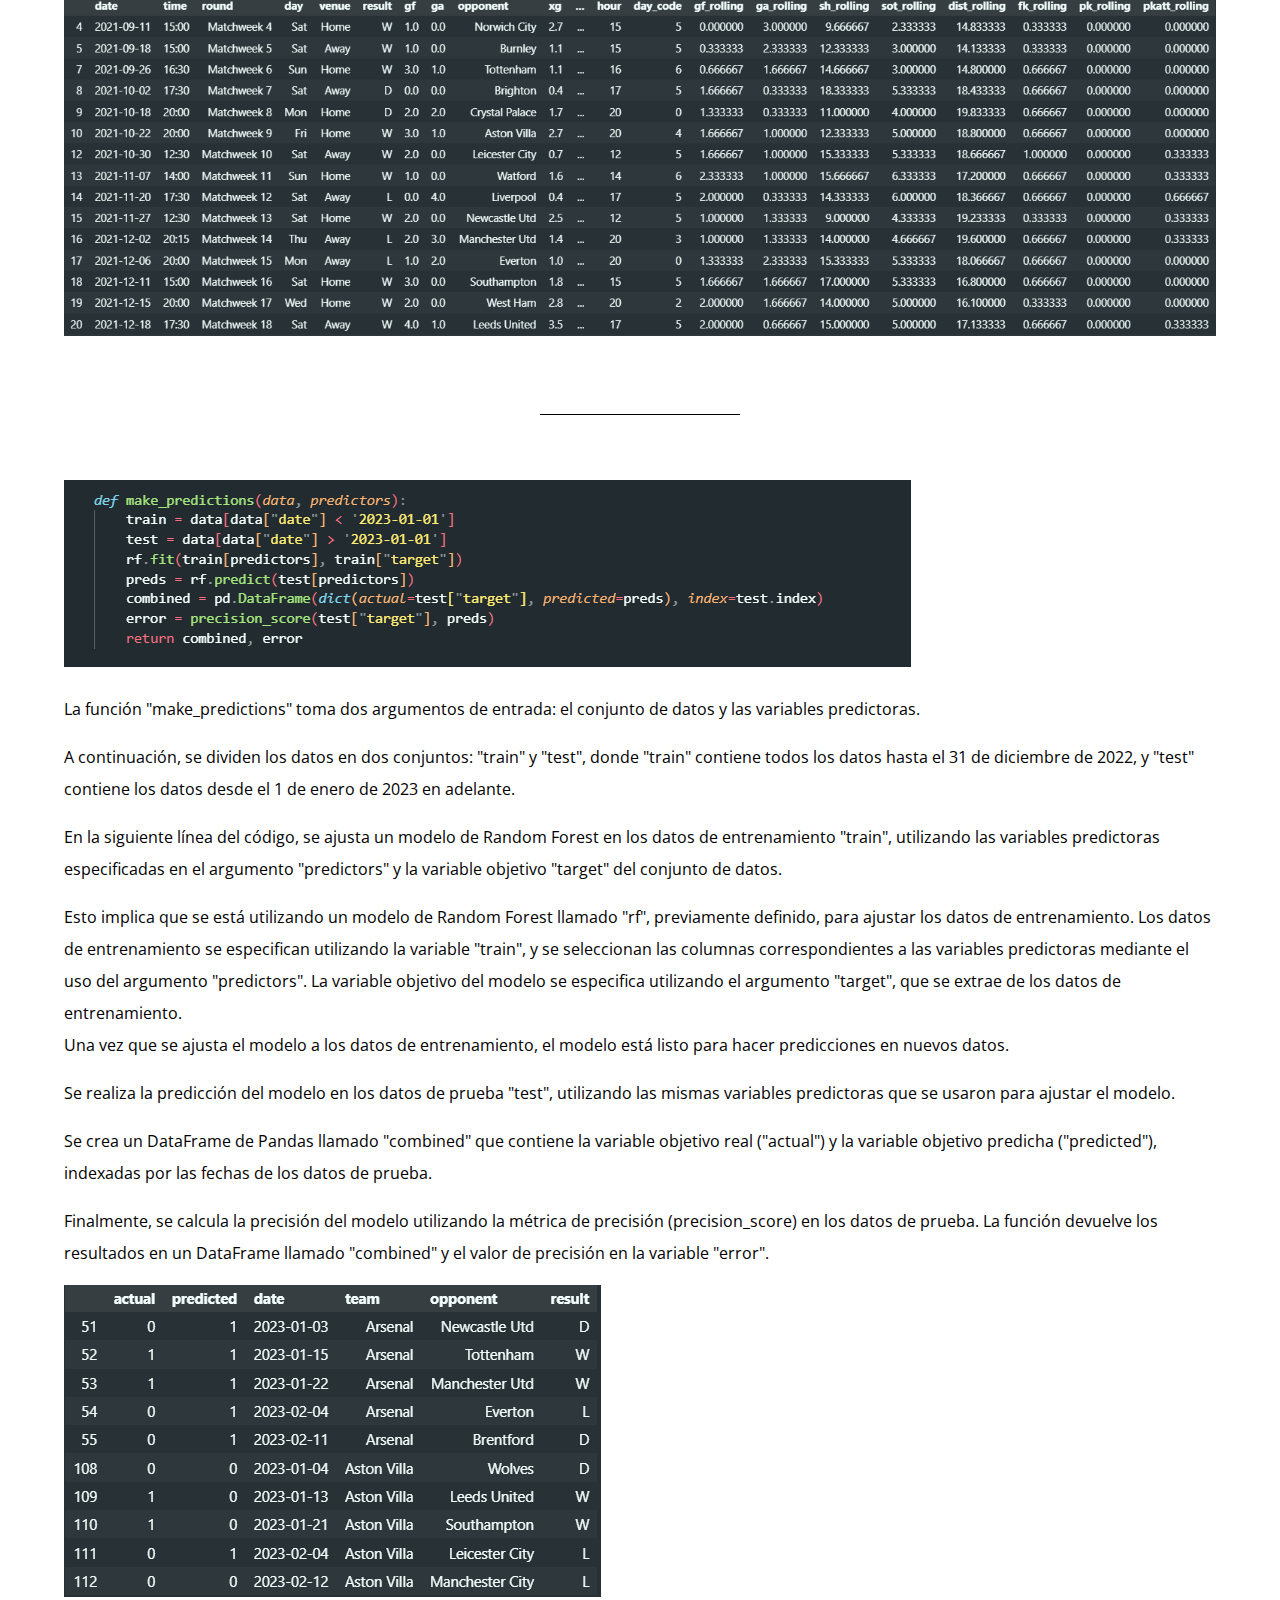
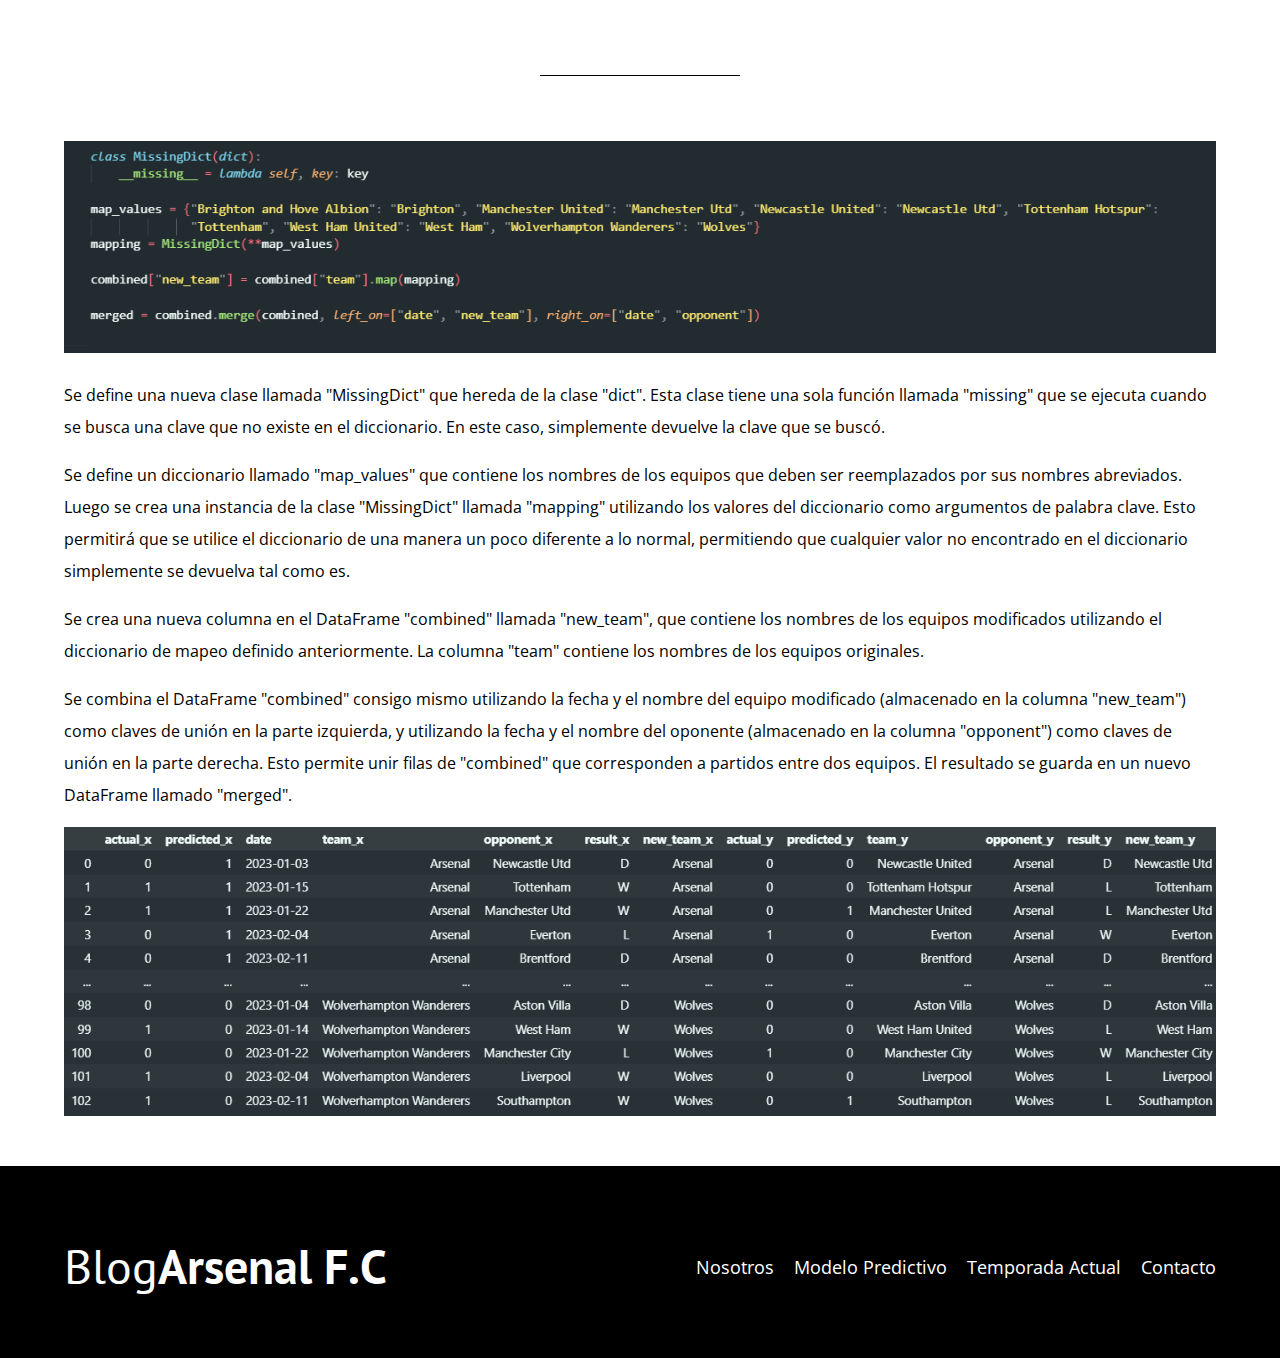
<file: modelo.html>
<!DOCTYPE html>
<html lang="en">
<head>
    <meta charset="UTF-8">
    <meta http-equiv="X-UA-Compatible" content="IE=edge">
    <meta name="viewport" content="width=device-width, initial-scale=1.0">
    <title>Arsenal F.C</title>
    <link rel="stylesheet" href="css/normalize.css">
    <link href="https://fonts.googleapis.com/css2?family=Open+Sans&family=PT+Sans:wght@400;700&family=Staatliches&display=swap" rel="stylesheet">
    <link rel="stylesheet" href="css/style.css">
</head>
<body>
    
    <header class="header">
        <div class="contenedor">
            <div class="barra">
                <a class="logo" href="index.html">
                    <h1 class="logo__nombre no-marging centrar-texto">Blog<span class="logo__bold">Arsenal F.C</span></h1>
                </a>

                <nav class="navegacion">
                    <a href="nosotros.html" class="navegacion__enlace">Nosotros</a>
                    <a href="modelo.html" class="navegacion__enlace">Modelo Predictivo</a>
                    <a href="temporada.html" class="navegacion__enlace">Temporada Actual</a>
                    <a href="contacto.html" class="navegacion__enlace">Contacto</a>
                </nav>
            </div>
        </div>
        <div class="header__texto">
            <h2 class="no-marging">Blog sobre el Arsenal F.C</h2>
            <p class="no-marging">Analisis de Juego y Modelo Predictivo</p>
        </div>
    </header>

    <main class="contenedor">
       <h3 class="centrar-texto">Modelo Predictivo</h3>

       <div class="modelo">
            
            <div class="modelo__informacion">
                <p class="modelo__descripcion">
                    Un modelo predictivo es un conjunto de técnicas y algoritmos matemáticos que se utilizan para predecir resultados futuros en función de datos históricos 
                    y variables relevantes. Estos modelos pueden ser utilizados en una amplia variedad de campos, desde finanzas y marketing hasta la medicina y la ingeniería.
                </p>
                <p> 
                    Los modelos predictivos suelen basarse en técnicas de aprendizaje automático y estadística, que permiten analizar grandes cantidades de datos y encontrar 
                    patrones que puedan utilizarse para predecir resultados futuros. Por ejemplo, un modelo predictivo podría utilizarse para predecir cuántas ventas se 
                    realizarán en un mes determinado en función de datos históricos de ventas, el clima y otros factores relevantes.
                </p>
                <p>
                    Para crear un modelo predictivo, se debe contar con una gran cantidad de datos históricos y una buena comprensión de las variables que influyen en el 
                    resultado que se desea predecir. Luego, se deben seleccionar y ajustar los algoritmos y técnicas de aprendizaje automático adecuados para el problema 
                    específico que se está tratando de resolver.
                </p>
                <p>
                    Una vez que se ha entrenado el modelo con los datos históricos, se puede utilizar para predecir resultados futuros en función de nuevos datos que se 
                    ingresen en el modelo. Es importante tener en cuenta que los modelos predictivos nunca son perfectos, y siempre hay un cierto grado de incertidumbre en 
                    las predicciones. Sin embargo, cuanto más se ajuste y se entrene el modelo, más precisas serán las predicciones que se obtengan.
                </p>
                <p>
                    En resumen, un modelo predictivo es una herramienta poderosa que permite a las empresas y organizaciones predecir resultados futuros en función de datos 
                    históricos y variables relevantes. A través del uso de técnicas de aprendizaje automático y estadística, estos modelos pueden ayudar a las empresas a 
                    tomar decisiones más informadas y mejorar la eficiencia en una amplia variedad de campos.
                </p>

                <p>
                    Mi modelo predictivo tratará de predecir los resultados futuros del Arsenal FC, basandose en una serie de variables impuestas por el desarrollador. Este 
                    modelo esta programado en el lenguaje Python y obteniendo los datos necesarios a través de FBRef. En este Blog detallaré todos los pasos que he seguido 
                    así como complementandolo con imagenes del mismo.
                </p>

                <h4 class="centrar-texto">Paso a Paso</h4>

                <div class="modelo__imagen">
                    <img src="img/BeautifulSoup.png" alt="BeautifulSoup">
                </div>

                <p>
                    Este fragmento de código utiliza la biblioteca BeautifulSoup para extraer datos de una página web.
                </p>
                <p>
                    La primera línea crea un objeto BeautifulSoup llamado "soup" que contiene el contenido de una página web en forma de texto (data.text).
                </p>
                <p>
                    La segunda línea busca en el objeto "soup" un elemento HTML con la etiqueta "table" y la clase "stats_table", y lo almacena en una variable llamada 
                    "standings_table".
                </p>
                <p>
                    La tercera línea busca todos los elementos "a" dentro de la tabla de posiciones (standings_table) y almacena sus URLs en una lista llamada "links".
                </p>
                <p>
                    La cuarta línea filtra los elementos de la lista "links" para quedarse únicamente con aquellos que contienen la cadena de texto "/squads/" en su URL.
                </p>
                <p>
                    En resumen, este fragmento de código busca y filtra URLs específicos en una página web utilizando la biblioteca BeautifulSoup, lo que podría ser útil 
                    para extraer información específica de una página web y almacenarla en una estructura de datos para su posterior procesamiento o análisis.
                </p>

                <p><br/></p>

                <div class="linea"></div>

                <p><br/></p>

                <p>
                    Una vez tenemos ya los datos podemos proceder a mostrarlos en formato de tabla para que sea más sencillo de identificar todas las columnas que contiene.
                </p>
                
                <div class="modelo__imagen">
                    <img src="img/ModeloInicial.png" alt="Tabla Inicial">
                </div>

                <p><br/></p>

                <div class="linea"></div>

                <p><br/></p>

                <div class="modelo__imagen">
                    <img src="img/Time.png" alt="Time">
                </div>

                <p>
                    Este fragmento de código es un script de Python que utiliza la biblioteca BeautifulSoup y la biblioteca pandas para extraer datos de la web y almacenarlos 
                    en un dataframe.
                </P>
                <p>
                    El código utiliza un bucle "for" para iterar a través de cada año en la lista "years". Dentro del bucle, el código envía una solicitud HTTP GET a una URL 
                    de la página web (standings_url) utilizando la biblioteca requests.
                </p>
                <p>
                    El código utiliza entonces la biblioteca BeautifulSoup para extraer el contenido HTML de la página web en formato de texto, y selecciona la tabla de 
                    posiciones de la Premier League utilizando la clase "stats_table".
                </p>
                <p>
                    A continuación, el código busca todos los enlaces de la tabla de posiciones que contienen la cadena "/squads/" en su URL y construye una lista de URLs 
                    de equipos completa para la temporada actual.
                </p>
                <p>
                    El código utiliza entonces otra solicitud HTTP GET para acceder a la página web de cada equipo, extrae las estadísticas de los partidos utilizando 
                    la función "read_html" de la biblioteca pandas, y también extrae las estadísticas de tiro utilizando la biblioteca BeautifulSoup.
                </p>
                <p>
                    El código combina las estadísticas de los partidos y las estadísticas de tiro utilizando la función "merge" de pandas y filtra los datos para incluir 
                    sólo los partidos de la Premier League. Luego, agrega el año y el nombre del equipo a los datos y los almacena en un dataframe llamado "all_matches".
                </p>
                <p>
                    Finalmente, el código pausa la ejecución durante un segundo utilizando la función "sleep" de la biblioteca time antes de continuar con el siguiente 
                    equipo. Esto se hace para evitar sobrecargar el servidor web con demasiadas solicitudes en un corto período de tiempo.
                </p>
                <p>
                    La tabla obtenida tras realizar este proceso es la siguiente.
                </p>

                <div class="modelo__imagen">
                    <img src="img/Match.png" alt="Time">
                </div>

                <p><br/></p>

                <div class="linea"></div>

                <p><br/></p>

                <p>
                    Una vez filtramos por nuestro equipo y seleccionamos la cantidad de partidos que queremos para más adelante poder hacer nuestro modelo, la tabla quedaria
                    de la siguiente manera.
                </p>

                <div class="modelo__imagen">
                    <img src="img/TablaArsenal.png" alt="Time">
                </div>

                <p><br/></p>

                <div class="linea"></div>

                <p><br/></p>

                <div class="modelo__imagen">
                    <img src="img/Transformacion.png" alt="Time">
                </div>

                <p>
                    Este código realiza la transformación de algunas variables en un dataframe llamado "matches", que probablemente contiene información de partidos de algún 
                    deporte en el que un equipo juega contra otro.
                </p>
                <p>
                    Las transformaciones son las siguientes:
                </p>
                <ul>
                    <li>
                        La columna "target" se crea a partir de la columna "result" y asigna un valor de 1 si el resultado fue una victoria ("W") y 0 en caso contrario.
                    </li>
                    <li>
                        La columna "venue_code" se crea a partir de la columna "venue" y asigna un código numérico a cada valor único de esta columna, lo que permite codificar la información de la variable de texto en una variable numérica.
                    </li>
                    <li>
                        La columna "opp_code" se crea a partir de la columna "opponent" y también asigna un código numérico a cada valor único de esta columna.
                    </li>
                    <li>
                        La columna "hour" se crea a partir de la columna "time" y extrae el valor numérico de la hora, eliminando los minutos y los segundos.
                    </li>
                    <li>
                        La columna "day_code" se crea a partir de la columna "date" y asigna un código numérico al día de la semana correspondiente a cada fecha.
                    </li>
                </ul>
                <p>
                    En resumen, estas transformaciones son útiles para convertir datos de texto en datos numéricos y para extraer información útil de las fechas y horas de los partidos, lo que puede facilitar su análisis posterior.
                </p>
                
                <div class="modelo__imagen">
                    <img src="img/TablaT.png" alt="Time">
                </div>

                <p><br/></p>

                <div class="linea"></div>

                <p><br/></p>

                <div class="modelo__imagen">
                    <img src="img/RForest.png" alt="Time">
                </div>

                <p>
                    Este código utiliza la biblioteca scikit-learn (sklearn) para entrenar y evaluar un modelo de clasificación Random Forest en un dataframe llamado 
                    "matches".
                </p>
                <p>
                    La primera línea importa la clase RandomForestClassifier de la biblioteca sklearn. Esta clase representa el modelo Random Forest, que es un conjunto 
                    de árboles de decisión que se entrenan en diferentes subconjuntos aleatorios de las variables de entrada y producen una predicción combinada.
                </p>
                <p>
                    La segunda línea crea una instancia de la clase RandomForestClassifier con algunos hiperparámetros específicos. En este caso, se establecen 50 
                    árboles, un tamaño mínimo de muestra de 10 para dividir un nodo interno y una semilla aleatoria de 1 para reproducibilidad.
                </p>
                <p>
                    Las siguientes dos líneas crean dos subconjuntos de datos para entrenamiento y prueba, utilizando la columna "date" como criterio de división. 
                    En este caso, el conjunto de entrenamiento contiene todos los partidos que tuvieron lugar antes del 1 de enero de 2023, mientras que el conjunto 
                    de prueba contiene todos los partidos que tuvieron lugar después de esa fecha.
                </p>
                <p>
                    La variable "predictors" contiene los nombres de las columnas que se utilizarán como variables de entrada para entrenar el modelo, que son "venue_code", 
                    "opp_code", "hour" y "day_code". Estas columnas fueron creadas previamente en el dataframe "matches" a través de la transformación de datos.
                </p>
                <p>
                    La quinta línea ajusta el modelo RandomForestClassifier a los datos de entrenamiento, utilizando los predictores y la columna "target" 
                    (que fue creada previamente en el dataframe) como variables de entrada y salida, respectivamente.
                </p>
                <p>
                    La sexta línea utiliza el modelo entrenado para hacer predicciones sobre el conjunto de prueba y asigna los resultados a la variable "preds".
                </p>
                <p>
                    La séptima línea importa la función accuracy_score de sklearn.metrics, que se utiliza para calcular la precisión del modelo en el conjunto de 
                    prueba. La precisión es la proporción de predicciones correctas en el conjunto de prueba.
                </p>
                <p>
                    La última línea calcula la precisión del modelo y la asigna a la variable "error". La precisión se calcula comparando las predicciones del modelo con 
                    los valores reales de la columna "target" en el conjunto de prueba.
                </p>

                <p><br/></p>

                <div class="linea"></div>

                <p><br/></p>

                <div class="modelo__imagen">
                    <img src="img/rolling.png" alt="Time">
                </div>

                <p>
                    Este código define una función llamada "rolling_averages" que calcula las medias móviles de un conjunto de variables para un grupo de datos y devuelve 
                    un nuevo dataframe que incluye las medias móviles.
                </p>
                <p>
                    La función toma tres argumentos:
                </p>
                <ul>
                    <li>
                        "group": un dataframe que contiene los datos de un grupo específico que se desea procesar.
                    </li>
                    <li>
                        "cols": una lista de nombres de columnas que se utilizarán para calcular las medias móviles.
                    </li>
                    <li>
                        "new_cols": una lista de nuevos nombres de columnas que se asignarán a las columnas calculadas.
                    </li>
                </ul>
                <p>
                    La primera línea del cuerpo de la función ordena el dataframe "group" por fecha en orden ascendente.
                </p>
                <p>
                    La segunda línea calcula las medias móviles de las columnas especificadas en "cols" utilizando el método de rolling mean de pandas. En este caso, 
                    se calculan las medias móviles utilizando una ventana de tres observaciones y se especifica el argumento "closed='left'" para incluir la observación 
                    en el extremo izquierdo de la ventana.
                </p>
                <p>
                    La tercera línea asigna las medias móviles calculadas a nuevas columnas del dataframe "group" utilizando los nombres especificados en "new_cols".
                </p>
                <p>
                    La cuarta línea elimina cualquier fila del dataframe que contenga valores faltantes en las nuevas columnas calculadas.
                </p>
                <p>
                    La quinta línea devuelve el dataframe "group" modificado y con las medias móviles calculadas.
                </p>
                <p>
                    La última línea del código no es ejecutable por sí misma y se asume que se aplicará la función a un grupo específico de datos en un contexto más 
                    amplio. En este caso, la función se llamaría pasando un grupo de datos (llamado "group") junto con las listas de columnas "cols" y "new_cols".
                </p>

                <div class="modelo__imagen">
                    <img src="img/rollingT.png" alt="Time">
                </div>

                <p><br/></p>

                <div class="linea"></div>

                <p><br/></p>

                <div class="modelo__imagen">
                    <img src="img/predictions.png" alt="Time">
                </div>

                <p>
                    La función "make_predictions" toma dos argumentos de entrada: el conjunto de datos y las variables predictoras.
                </p>
                <p>
                    A continuación, se dividen los datos en dos conjuntos: "train" y "test", donde "train" contiene todos los datos 
                    hasta el 31 de diciembre de 2022, y "test" contiene los datos desde el 1 de enero de 2023 en adelante.
                </p>
                <p>
                    En la siguiente línea del código, se ajusta un modelo de Random Forest en los datos de entrenamiento "train", 
                    utilizando las variables predictoras especificadas en el argumento "predictors" y la variable objetivo "target" del conjunto de datos.
                </p>
                <p>
                    Esto implica que se está utilizando un modelo de Random Forest llamado "rf", previamente definido, para ajustar los datos de entrenamiento. 
                    Los datos de entrenamiento se especifican utilizando la variable "train", y se seleccionan las columnas correspondientes a las variables predictoras 
                    mediante el uso del argumento "predictors". La variable objetivo del modelo se especifica utilizando el argumento "target", que se extrae de los datos 
                    de entrenamiento.<br>

                    Una vez que se ajusta el modelo a los datos de entrenamiento, el modelo está listo para hacer predicciones en nuevos datos.
                </p>
                <p>
                    Se realiza la predicción del modelo en los datos de prueba "test", utilizando las mismas variables predictoras que se usaron para ajustar el modelo.
                </p>
                <p>
                    Se crea un DataFrame de Pandas llamado "combined" que contiene la variable objetivo real ("actual") y la variable objetivo predicha ("predicted"), 
                    indexadas por las fechas de los datos de prueba.
                </p>
                <p>
                    Finalmente, se calcula la precisión del modelo utilizando la métrica de precisión (precision_score) en los datos de prueba. La función devuelve los 
                    resultados en un DataFrame llamado "combined" y el valor de precisión en la variable "error".
                </p>

                <div class="modelo__imagen">
                    <img src="img/predictionsT.png" alt="Time">
                </div>
            
                <p><br/></p>

                <div class="linea"></div>

                <p><br/></p>

                <div class="modelo__imagen">
                    <img src="img/rename.png" alt="Time">
                </div>

                <p>
                    Se define una nueva clase llamada "MissingDict" que hereda de la clase "dict". Esta clase tiene una sola función llamada "missing" que se ejecuta 
                    cuando se busca una clave que no existe en el diccionario. En este caso, simplemente devuelve la clave que se buscó.
                </p>
                <p>
                    Se define un diccionario llamado "map_values" que contiene los nombres de los equipos que deben ser reemplazados por sus nombres abreviados. Luego 
                    se crea una instancia de la clase "MissingDict" llamada "mapping" utilizando los valores del diccionario como argumentos de palabra clave. Esto permitirá 
                    que se utilice el diccionario de una manera un poco diferente a lo normal, permitiendo que cualquier valor no encontrado en el diccionario simplemente se 
                    devuelva tal como es.
                </p>
                <p>
                    Se crea una nueva columna en el DataFrame "combined" llamada "new_team", que contiene los nombres de los equipos modificados utilizando el diccionario 
                    de mapeo definido anteriormente. La columna "team" contiene los nombres de los equipos originales.
                </p>
                <p>
                    Se combina el DataFrame "combined" consigo mismo utilizando la fecha y el nombre del equipo modificado (almacenado en la columna "new_team") como claves 
                    de unión en la parte izquierda, y utilizando la fecha y el nombre del oponente (almacenado en la columna "opponent") como claves de unión en la parte derecha. 
                    Esto permite unir filas de "combined" que corresponden a partidos entre dos equipos. El resultado se guarda en un nuevo DataFrame llamado "merged".
                </p>

                <div class="modelo__imagen">
                    <img src="img/renameT.png" alt="Time">
                </div>

            </div> <!--.nodelo__info-->

        </div> <!--.Modelo-->

    </main>

    <footer class="footer">
        <div class="contenedor">
            <div class="barra">
                <a class="logo" href="index.html">
                    <h1 class="logo__nombre no-marging centrar-texto">Blog<span class="logo__bold">Arsenal F.C</span></h1>
                </a>

                <nav class="navegacion">
                    <a href="nosotros.html" class="navegacion__enlace">Nosotros</a>
                    <a href="modelo.html" class="navegacion__enlace">Modelo Predictivo</a>
                    <a href="temporada.html" class="navegacion__enlace">Temporada Actual</a>
                    <a href="contacto.html" class="navegacion__enlace">Contacto</a>
                </nav>
            </div>
        </div>
    </footer>

</body>
</html>
</file>
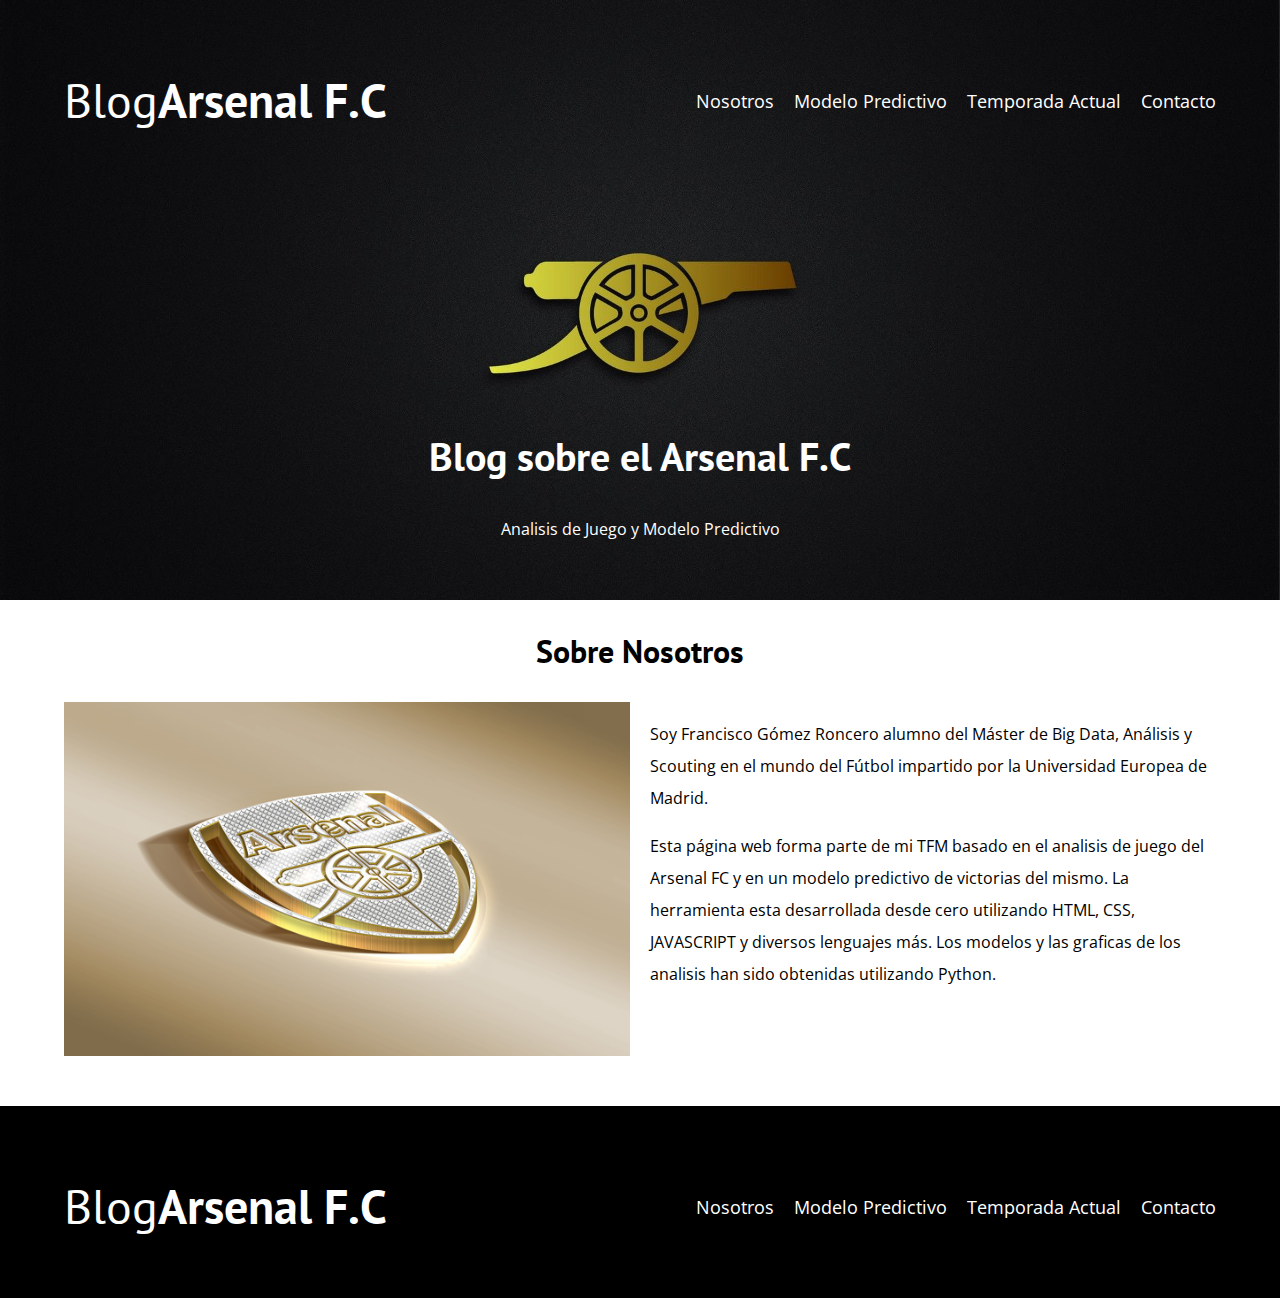
<file: nosotros.html>
<!DOCTYPE html>
<html lang="en">
<head>
    <meta charset="UTF-8">
    <meta http-equiv="X-UA-Compatible" content="IE=edge">
    <meta name="viewport" content="width=device-width, initial-scale=1.0">
    <title>Arsenal F.C</title>
    <link rel="stylesheet" href="css/normalize.css">
    <link href="https://fonts.googleapis.com/css2?family=Open+Sans&family=PT+Sans:wght@400;700&family=Staatliches&display=swap" rel="stylesheet">
    <link rel="stylesheet" href="css/style.css">
</head>
<body>
    
    <header class="header">
        <div class="contenedor">
            <div class="barra">
                <a class="logo" href="index.html">
                    <h1 class="logo__nombre no-marging centrar-texto">Blog<span class="logo__bold">Arsenal F.C</span></h1>
                </a>

                <nav class="navegacion">
                    <a href="nosotros.html" class="navegacion__enlace">Nosotros</a>
                    <a href="modelo.html" class="navegacion__enlace">Modelo Predictivo</a>
                    <a href="temporada.html" class="navegacion__enlace">Temporada Actual</a>
                    <a href="contacto.html" class="navegacion__enlace">Contacto</a>
                </nav>
            </div>
        </div>
        <div class="header__texto">
            <h2 class="no-marging">Blog sobre el Arsenal F.C</h2>
            <p class="no-marging">Analisis de Juego y Modelo Predictivo</p>
        </div>
    </header>

    <main class="contenedor">
       <h3 class="centrar-texto">Sobre Nosotros</h3>

       <div class="sobre-nosotros">
            <div class="sobre-nosotros__imagen">
                <img src="img/ArsenalFondo.jpg" alt="imagen nosotros">
            </div>
            <div class="sobre-nosotros__texto">
                <p>
                    Soy Francisco Gómez Roncero alumno del Máster de Big Data, Análisis y Scouting en el mundo del Fútbol impartido por la Universidad Europea de Madrid.
                    <p>Esta página web forma parte de mi TFM basado en el analisis de juego del Arsenal FC y en un modelo predictivo de victorias del mismo. La herramienta
                    esta desarrollada desde cero utilizando HTML, CSS, JAVASCRIPT y diversos lenguajes más. Los modelos y las graficas de los analisis han sido
                    obtenidas utilizando Python.</p>
                </p>
            </div>
       </div>
    </main>

    <footer class="footer">
        <div class="contenedor">
            <div class="barra">
                <a class="logo" href="index.html">
                    <h1 class="logo__nombre no-marging centrar-texto">Blog<span class="logo__bold">Arsenal F.C</span></h1>
                </a>

                <nav class="navegacion">
                    <a href="nosotros.html" class="navegacion__enlace">Nosotros</a>
                    <a href="modelo.html" class="navegacion__enlace">Modelo Predictivo</a>
                    <a href="temporada.html" class="navegacion__enlace">Temporada Actual</a>
                    <a href="contacto.html" class="navegacion__enlace">Contacto</a>
                </nav>
            </div>
        </div>
    </footer>

</body>
</html>
</file>
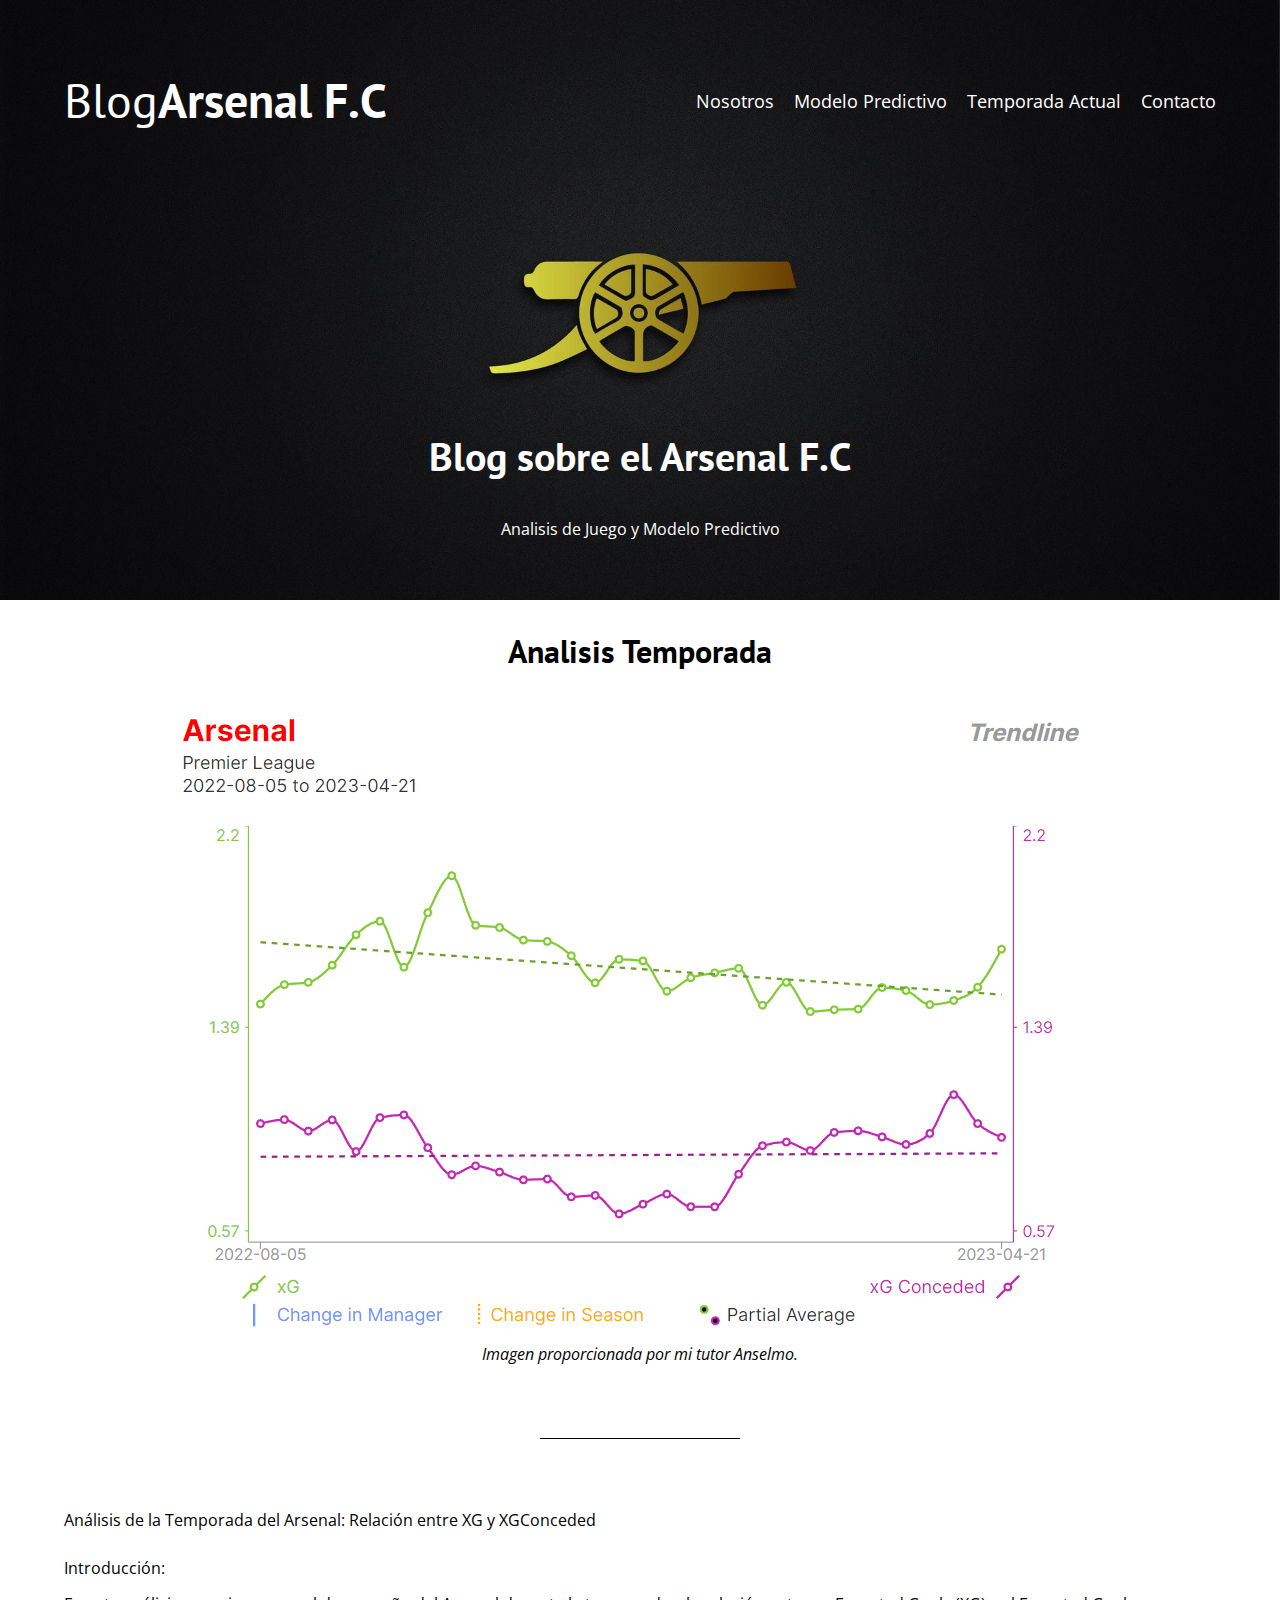
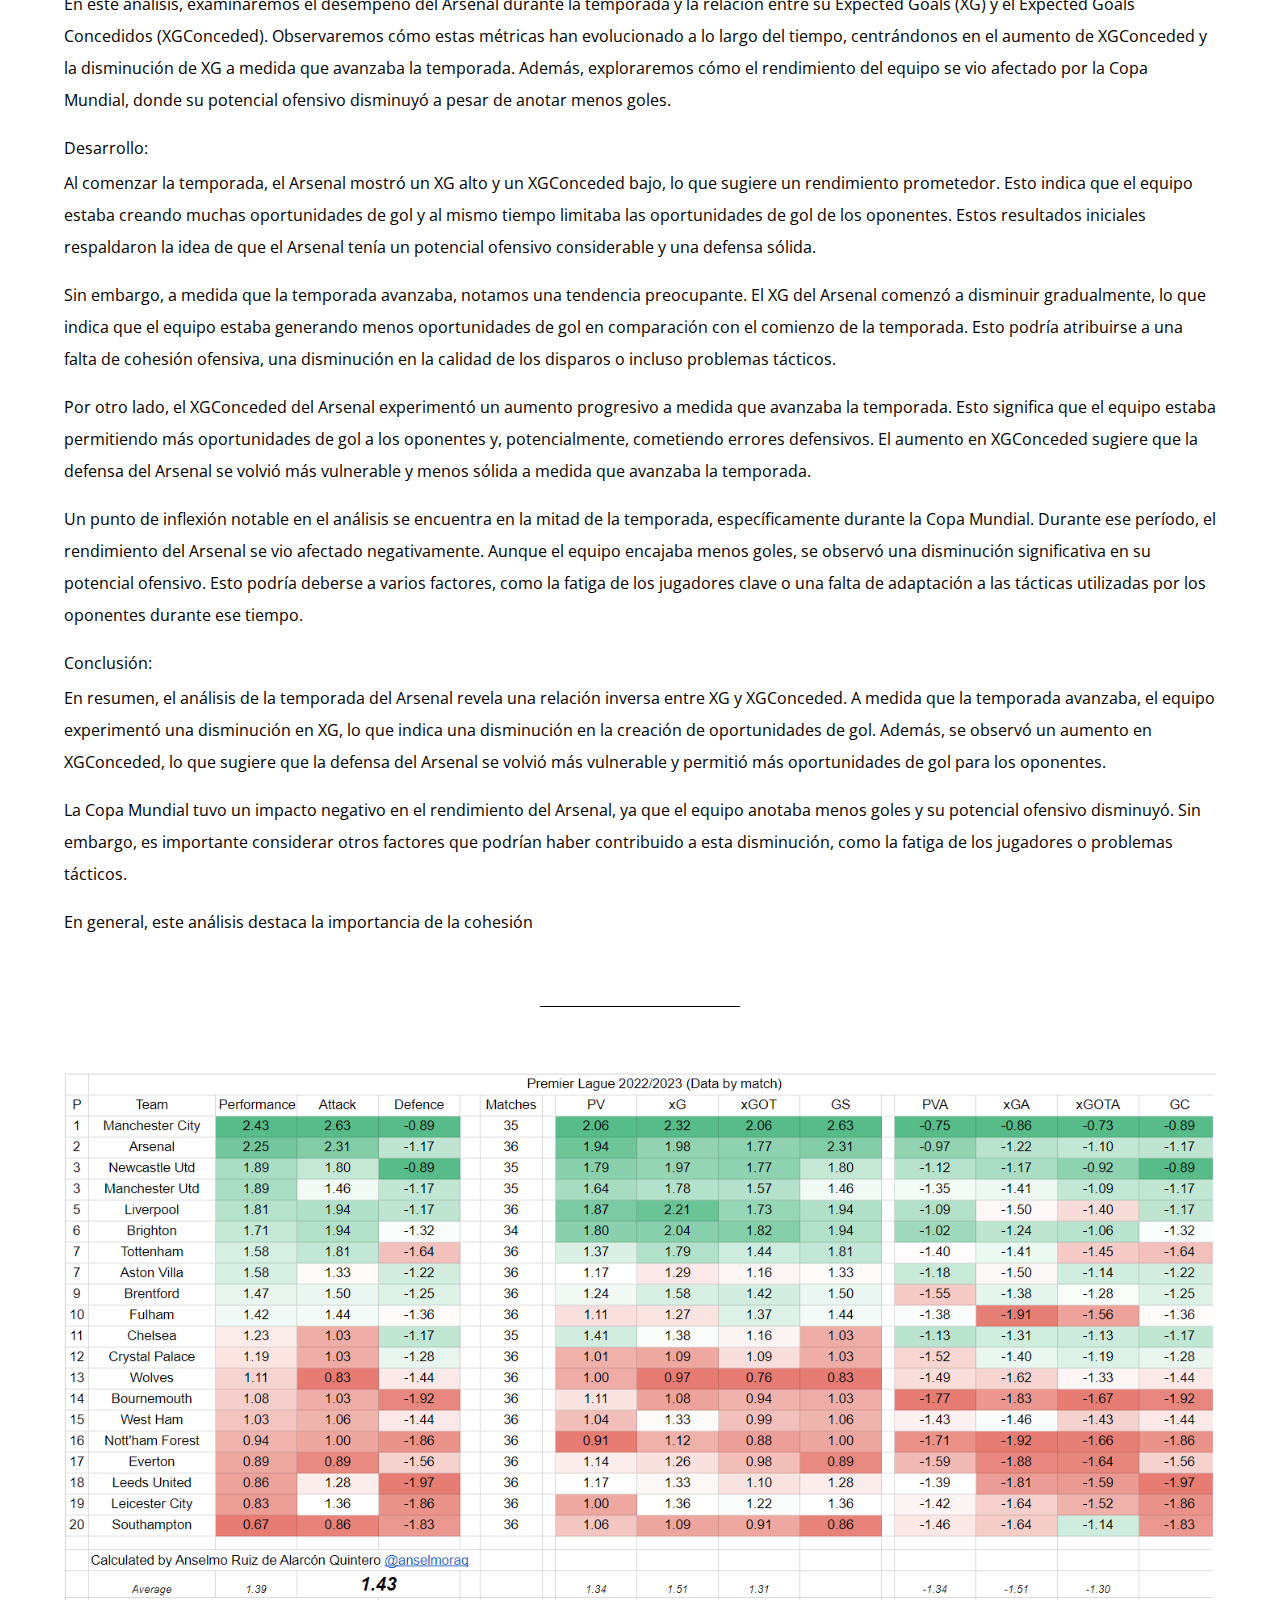
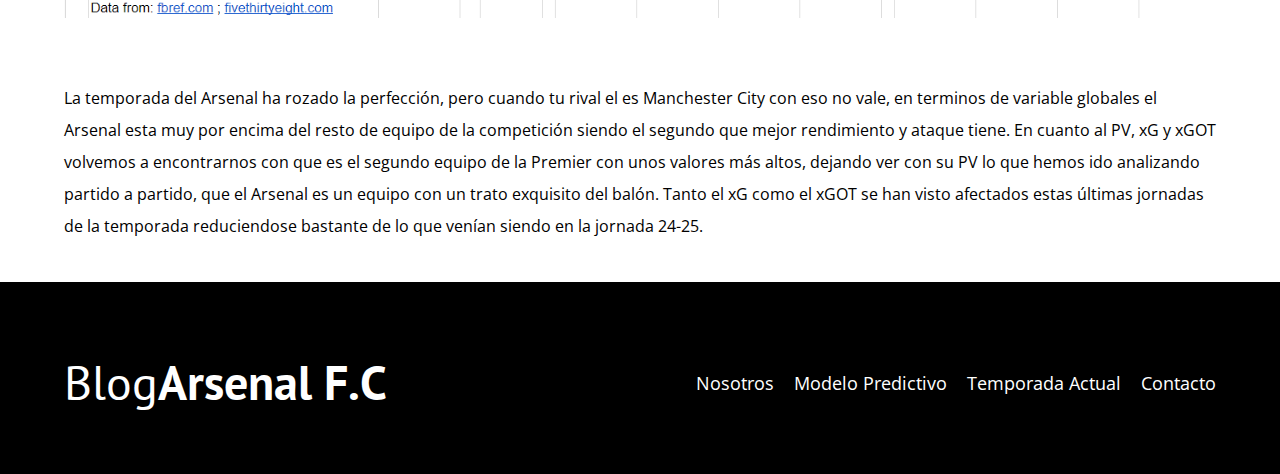
<file: temporada.html>
<!DOCTYPE html>
<html lang="en">
<head>
    <meta charset="UTF-8">
    <meta http-equiv="X-UA-Compatible" content="IE=edge">
    <meta name="viewport" content="width=device-width, initial-scale=1.0">
    <title>Arsenal F.C</title>
    <link rel="stylesheet" href="css/normalize.css">
    <link href="https://fonts.googleapis.com/css2?family=Open+Sans&family=PT+Sans:wght@400;700&family=Staatliches&display=swap" rel="stylesheet">
    <link rel="stylesheet" href="css/style.css">
</head>
<body>
    
    <header class="header">
        <div class="contenedor">
            <div class="barra">
                <a class="logo" href="index.html">
                    <h1 class="logo__nombre no-marging centrar-texto">Blog<span class="logo__bold">Arsenal F.C</span></h1>
                </a>

                <nav class="navegacion">
                    <a href="nosotros.html" class="navegacion__enlace">Nosotros</a>
                    <a href="modelo.html" class="navegacion__enlace">Modelo Predictivo</a>
                    <a href="temporada.html" class="navegacion__enlace">Temporada Actual</a>
                    <a href="contacto.html" class="navegacion__enlace">Contacto</a>
                </nav>
            </div>
        </div>
        <div class="header__texto">
            <h2 class="no-marging">Blog sobre el Arsenal F.C</h2>
            <p class="no-marging">Analisis de Juego y Modelo Predictivo</p>
        </div>
    </header>

    <main class="contenedor">
       <h3 class="centrar-texto">Analisis Temporada</h3>

       <figure>
        <img src="img/tendenciaTemporada.png" alt="imagen del blog" style="display: block; margin: 0 auto;">
        <figcaption style="text-align: center; margin-top: 10px; font-style: italic;">Imagen proporcionada por mi tutor Anselmo.</figcaption>
      </figure>
      
      
      <p><br/></p>

      <div class="linea"></div>

      <p><br/></p>

       <p>
            Análisis de la Temporada del Arsenal: Relación entre XG y XGConceded
       </p>
       <p>
            <span style="display: block; margin-bottom: 0.2em;">Introducción:</span>
            En este análisis, examinaremos el desempeño del Arsenal durante la temporada y la relación entre su Expected Goals (XG) y 
            el Expected Goals Concedidos (XGConceded). Observaremos cómo estas métricas han evolucionado a lo largo del tiempo, 
            centrándonos en el aumento de XGConceded y la disminución de XG a medida que avanzaba la temporada. Además, exploraremos 
            cómo el rendimiento del equipo se vio afectado por la Copa Mundial, donde su potencial ofensivo disminuyó a pesar de anotar 
            menos goles.
        </p>
        <p>
            <span style="display: block; margin-bottom: 0.2em;">Desarrollo:</span>
            Al comenzar la temporada, el Arsenal mostró un XG alto y un XGConceded bajo, lo que sugiere un rendimiento prometedor. 
            Esto indica que el equipo estaba creando muchas oportunidades de gol y al mismo tiempo limitaba las oportunidades de gol de 
            los oponentes. Estos resultados iniciales respaldaron la idea de que el Arsenal tenía un potencial ofensivo considerable y una 
            defensa sólida.
        </p>
        <p>
            Sin embargo, a medida que la temporada avanzaba, notamos una tendencia preocupante. El XG del Arsenal comenzó a disminuir 
            gradualmente, lo que indica que el equipo estaba generando menos oportunidades de gol en comparación con el comienzo de la 
            temporada. Esto podría atribuirse a una falta de cohesión ofensiva, una disminución en la calidad de los disparos o incluso 
            problemas tácticos.
        </p>
        <p>
            Por otro lado, el XGConceded del Arsenal experimentó un aumento progresivo a medida que avanzaba la temporada. Esto significa 
            que el equipo estaba permitiendo más oportunidades de gol a los oponentes y, potencialmente, cometiendo errores defensivos. 
            El aumento en XGConceded sugiere que la defensa del Arsenal se volvió más vulnerable y menos sólida a medida que avanzaba la 
            temporada.
        </p>
        <p>
            Un punto de inflexión notable en el análisis se encuentra en la mitad de la temporada, específicamente durante la Copa Mundial. 
            Durante ese período, el rendimiento del Arsenal se vio afectado negativamente. Aunque el equipo encajaba menos goles, se 
            observó una disminución significativa en su potencial ofensivo. Esto podría deberse a varios factores, como la fatiga de 
            los jugadores clave o una falta de adaptación a las tácticas utilizadas por los oponentes durante ese tiempo.
        </p>
        <p>
            <span style="display: block; margin-bottom: 0.2em;">Conclusión:</span>
            En resumen, el análisis de la temporada del Arsenal revela una relación inversa entre XG y XGConceded. A medida que la temporada avanzaba, el equipo experimentó una disminución en XG, lo que indica una disminución en la creación de oportunidades de gol. Además, se observó un aumento en XGConceded, lo que sugiere que la defensa del Arsenal se volvió más vulnerable y permitió más oportunidades de gol para los oponentes.
        </p>
        <p>
            La Copa Mundial tuvo un impacto negativo en el rendimiento del Arsenal, ya que el equipo anotaba menos goles y su potencial ofensivo disminuyó. Sin embargo, es importante considerar otros factores que podrían haber contribuido a esta disminución, como la fatiga de los jugadores o problemas tácticos.
        </p>
        <p>
            En general, este análisis destaca la importancia de la cohesión
        </p>

        <p><br/></p>

        <div class="linea"></div>

        <p><br/></p>
       
        <img src="img/Dash.png" alt="imagen del blog" style="display: block; margin: 0 auto;">

        <p><br/></p>

        <p>
            La temporada del Arsenal ha rozado la perfección, pero cuando tu rival el es Manchester City con eso no vale, en terminos de variable
            globales el Arsenal esta muy por encima del resto de equipo de la competición siendo el segundo que mejor rendimiento y ataque tiene.
            En cuanto al PV, xG y xGOT volvemos a encontrarnos con que es el segundo equipo de la Premier con unos valores más altos, dejando
            ver con su PV lo que hemos ido analizando partido a partido, que el Arsenal es un equipo con un trato exquisito del balón. Tanto el
            xG como el xGOT se han visto afectados estas últimas jornadas de la temporada reduciendose bastante de lo que venían siendo en la jornada
            24-25.
        </p>
   


    </main>

    <footer class="footer">
        <div class="contenedor">
            <div class="barra">
                <a class="logo" href="index.html">
                    <h1 class="logo__nombre no-marging centrar-texto">Blog<span class="logo__bold">Arsenal F.C</span></h1>
                </a>

                <nav class="navegacion">
                    <a href="nosotros.html" class="navegacion__enlace">Nosotros</a>
                    <a href="modelo.html" class="navegacion__enlace">Modelo Predictivo</a>
                    <a href="temporada.html" class="navegacion__enlace">Temporada Actual</a>
                    <a href="contacto.html" class="navegacion__enlace">Contacto</a>
                </nav>
            </div>
        </div>
    </footer>

</body>
</html>
</file>
<file: css/style.css>
:root{
    --fuenteHeading: 'PT Sans', sans-serif;
    --fuenteParrafos: 'Open Sans', sans-serif;

    --primario: #A44E4E;
    --claro: #e1e1e1; 
    --blanco: #ffffff;
    --negro: #000000;
}

html{
    box-sizing: border-box;
    font-size: 62.5%; 
}

*, *:before, *:after{
    box-sizing: inherit;
}

body{
    font-family: var(--fuenteParrafos);
    font-size: 1.6rem;
    line-height: 2;
}

/** GLBOLAES **/
.contenedor{
    width: min(90%, 120rem);
    margin: 0 auto;
}

a{
    text-decoration: none;
}

h1, h2, h3, h4{
    font-family: var(--fuenteHeading);
    line-height: 1.2;
}

h1{
    font-size: 4.8rem;
}

h2{
    font-size: 4rem;
}

h3{
    font-size: 3.2rem;
}

h4{
    font-size: 2.8rem;
}

img{
    max-width: 100%;
}

/** UTILIDADES **/
.no-margin{
    margin: 0;
}

.no-pading{
    padding: 0;
}

.centrar-texto{
    text-align: center;
}

/** HEADER **/
.header{
    background-image: url(../img/ArsenalFondo2.jpg);
    height: 60rem;
    background-size: cover;
    background-repeat: no-repeat;
    background-position: center center;
}

.header__texto{
    text-align: center;
    color: var(--blanco);
    margin-top: 10rem;
}

@media (min-width : 768px) { 
    .header__texto{
        margin-top: 27rem;
    }
}

.barra{
    padding-top: 4rem;
}

@media (min-width : 768px) { 
    .barra{
        display: flex;
        justify-content: space-between;
        align-items: center;
    }
}

.logo{
    color: var(--blanco);
}

.logo__nombre{
    font-weight: 400;
}

.logo__bold{
    font-weight: 700;
}

@media (min-width : 768px) { 
    .navegacion{
        display: flex;
        gap: 2rem;
    }
}

.navegacion__enlace{
    display: block;
    text-align: center;
    font-size: 1.8rem;
    color: var(--blanco);
}

@media (min-width : 768px) { 
    .contenido-principal{
        display: grid;
        grid-template-columns: 2fr 1fr;
        column-gap: 3rem;
    }
}

.entrada{
    border-bottom: 1px solid var(--claro);
    margin-bottom: 2rem;
}

.entrada:last-of-type{
    border: none;
    margin-bottom: 0;
}

.boton{
    display: block;
    font-family: var(--fuenteHeading);
    color: var(--blanco);
    text-align: center;
    padding: 1rem 3rem;
    font-size: 1.8rem;
    text-transform: uppercase;
    font-weight: 700;
    margin-bottom: 2rem;
    border: none;
}

@media (min-width : 768px) { 
    .boton{
        display: inline-block;
    }
}

.boton:hover{
    cursor: pointer;
}

.boton--primario{
    background-color: var(--negro);
}

.boton--secundario{
    background-color: var(--primario);
}

.modelos{
    list-style: none;
}

.widget-modelo{
    border-bottom: 1px solid var(--claro);
    margin-bottom: 2rem;
}

.widget-modelo:last-of-type{
    border: none;
    margin-bottom: 0;
}

.widget-modelo__label{
    font-family: var(--fuenteHeading);
    font-weight: bold;
}

.widget-curso__lenguaje{
    font-weight: normal;
}

.widget-modelo__label,
.widget-modelo__lenguaje{
    font-size: 2rem;
}

.footer{
    background-color: var(--negro);
    padding-bottom: 3rem;
    margin-top: 4rem;
}

/** SOBRE NOSOTROS**/
@media (min-width : 768px) { 
    .sobre-nosotros{
        display: grid;
        grid-template-columns: repeat(2, 1fr);
        column-gap: 2rem;
    }
}

/** MODELO **/
/*.modelo{
    padding: 3rem 0;
    border-bottom: 1px solid var(--claro);
}

.modelo:last-of-type{
    border: none;
}

@media (min-width : 768px) { 
    .modelo{
        display: grid;
        grid-template-columns: 33.3% 66.7%;
        column-gap: 2rem;
    }
}*/

/** CONTACTO **/

@media (max-width : 768px) { 
    .contacto-background{
        height: 50rem;
    }
}

.contacto-background{
    background-image: url(../img/contacto.jpg);
    height: 70rem;
    background-size: cover;
    background-repeat: no-repeat;
    display: flex;
    justify-content: center;
    align-items: center;
    background-position: center center;
}

.formulario{
    background-color: var(--blanco);
    margin: -5rem auto 0 auto;
    width: 95%;
    padding: 5rem;
}

.campo{
    display: flex;
    margin-bottom: 2rem;
}

.campo__label{
    flex: 0 0 9rem;
    text-align: right;
    padding-right: 2rem;
}

.campo__field{
    flex: 1;
    border: 1px solid var(--claro);
}

.campo__field--textarea{
    height: 20rem;
}


.linea {
    border-top: 1px solid black;
    height: 2px;
    max-width: 200px;
    padding: 0;
    margin: 20px auto 0 auto;
  }
</file>
